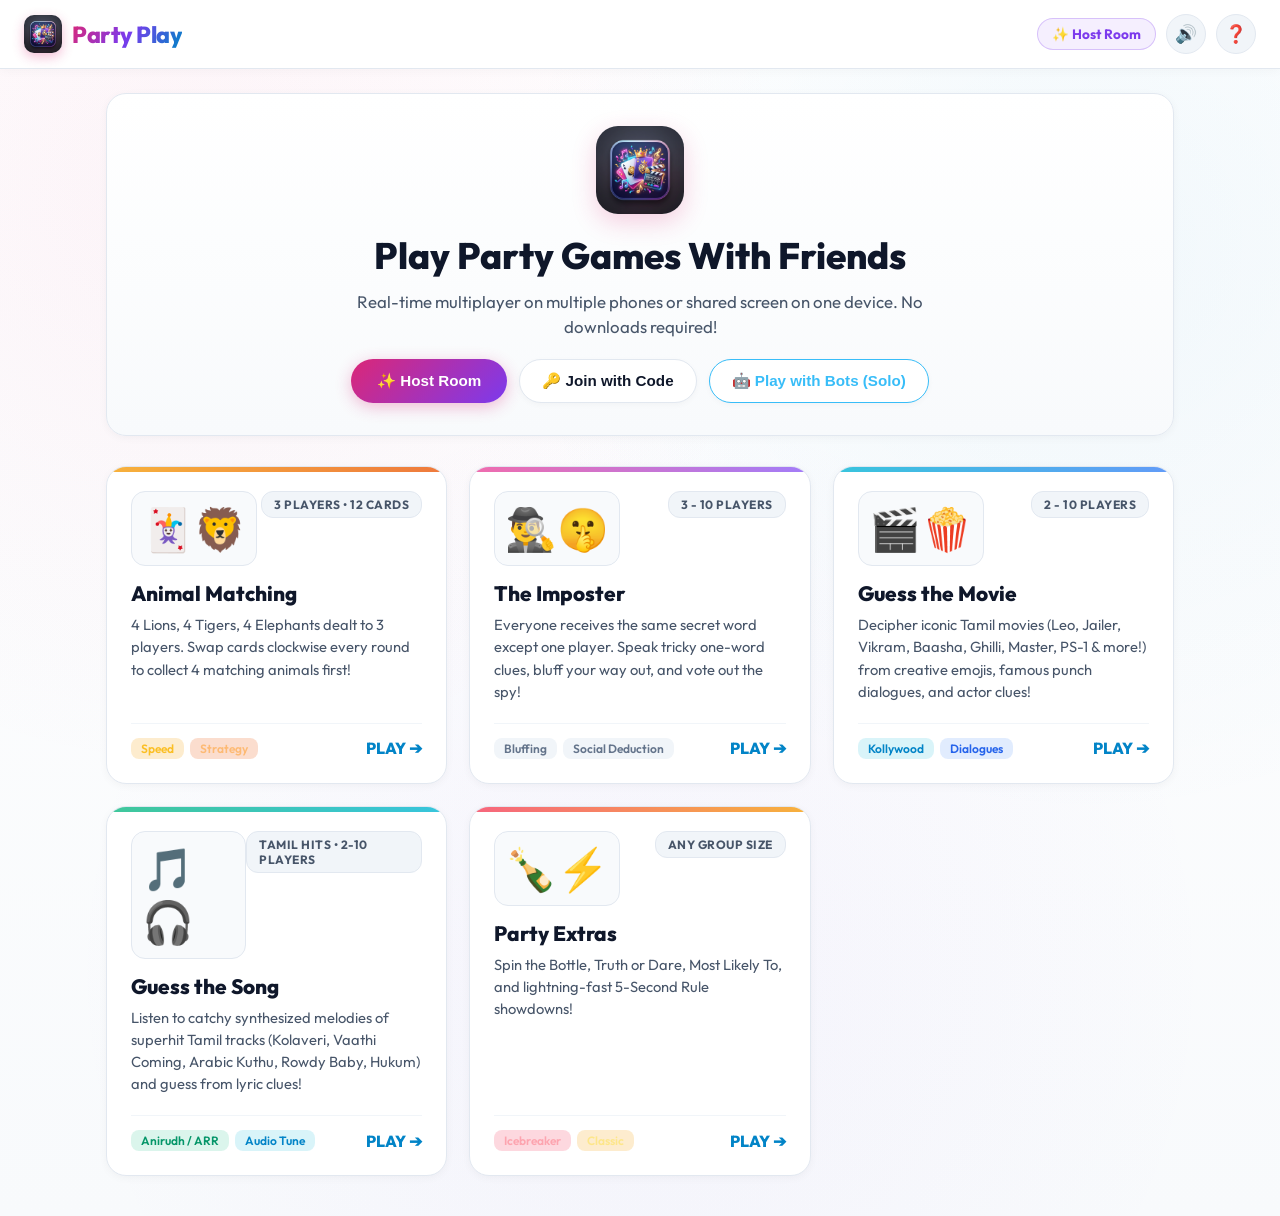
<file: index.html>
<!DOCTYPE html>
<html lang="en">
<head>
  <meta charset="UTF-8">
  <meta name="viewport" content="width=device-width, initial-scale=1.0, maximum-scale=1.0, user-scalable=no">
  <title>Party Play - Multiplayer Party Games</title>
  <link rel="icon" type="image/png" href="/static/img/logo-192.png">
  <link rel="manifest" href="/manifest.json">
  <meta name="theme-color" content="#db2777">
  <meta name="mobile-web-app-capable" content="yes">
  <meta name="apple-mobile-web-app-capable" content="yes">
  <meta name="apple-mobile-web-app-status-bar-style" content="default">
  <meta name="apple-mobile-web-app-title" content="Party Play">
  <link rel="apple-touch-icon" sizes="192x192" href="/static/img/logo-192.png">
  <link rel="icon" type="image/png" sizes="192x192" href="/static/img/logo-192.png">
  <link rel="icon" type="image/png" sizes="512x512" href="/static/img/logo-512.png">
  <link rel="stylesheet" href="/static/css/styles.css">
  <link rel="stylesheet" href="/static/css/style.css">
  <link rel="stylesheet" href="/static/style.css">
  <style>
/* Party Play - Modern Clean White Party Theme */
:root {
  --bg-primary: #ffffff;
  --bg-secondary: #f8fafc;
  --bg-card: #ffffff;
  --bg-glass: rgba(15, 23, 42, 0.04);
  --border-glass: #e2e8f0;
  --border-card: #e2e8f0;
  --text-primary: #0f172a;
  --text-secondary: #475569;
  --text-muted: #64748b;
  
  --color-lion: #d97706;
  --color-lion-bg: linear-gradient(135deg, #f59e0b, #d97706);
  --color-tiger: #ea580c;
  --color-tiger-bg: linear-gradient(135deg, #f97316, #ea580c);
  --color-elephant: #2563eb;
  --color-elephant-bg: linear-gradient(135deg, #3b82f6, #2563eb);
  
  --neon-pink: #db2777;
  --neon-cyan: #0284c7;
  --neon-yellow: #ca8a04;
  --neon-green: #059669;
  --neon-purple: #7c3aed;
  
  --shadow-sm: 0 2px 8px rgba(0, 0, 0, 0.04);
  --shadow-md: 0 6px 20px rgba(0, 0, 0, 0.07);
  --shadow-lg: 0 12px 30px rgba(0, 0, 0, 0.1);
  --radius-lg: 20px;
  --radius-md: 14px;
  --radius-sm: 8px;
}

* {
  box-sizing: border-box;
  margin: 0;
  padding: 0;
  -webkit-tap-highlight-color: transparent;
}

body {
  font-family: 'Outfit', -apple-system, BlinkMacSystemFont, 'Segoe UI', Roboto, Helvetica, Arial, sans-serif;
  background-color: var(--bg-primary);
  background-image: 
    radial-gradient(circle at 15% 15%, rgba(219, 39, 119, 0.05) 0%, transparent 40%),
    radial-gradient(circle at 85% 20%, rgba(2, 132, 199, 0.05) 0%, transparent 40%),
    radial-gradient(circle at 50% 80%, rgba(124, 58, 237, 0.04) 0%, transparent 50%),
    linear-gradient(180deg, #ffffff 0%, #f8fafc 100%);
  color: var(--text-primary);
  min-height: 100vh;
  display: flex;
  flex-direction: column;
  overflow-x: hidden;
}

/* Header */
.app-header {
  display: flex;
  justify-content: space-between;
  align-items: center;
  padding: 14px 24px;
  background: rgba(255, 255, 255, 0.95);
  backdrop-filter: blur(16px);
  border-bottom: 1px solid var(--border-glass);
  box-shadow: 0 2px 10px rgba(0, 0, 0, 0.03);
  position: sticky;
  top: 0;
  z-index: 100;
}

.brand {
  display: flex;
  align-items: center;
  gap: 10px;
  cursor: pointer;
  text-decoration: none;
}

.brand-icon {
  font-size: 1.8rem;
  filter: drop-shadow(0 2px 6px rgba(219, 39, 119, 0.3));
  animation: floatBounce 3s ease-in-out infinite;
}

.brand-title {
  font-size: 1.45rem;
  font-weight: 800;
  letter-spacing: -0.5px;
  background: linear-gradient(120deg, #db2777, #7c3aed, #0284c7);
  -webkit-background-clip: text;
  -webkit-text-fill-color: transparent;
}

.header-controls {
  display: flex;
  align-items: center;
  gap: 10px;
}

.room-badge {
  display: flex;
  align-items: center;
  gap: 6px;
  background: rgba(124, 58, 237, 0.08);
  border: 1px solid rgba(124, 58, 237, 0.25);
  padding: 6px 14px;
  border-radius: 20px;
  font-size: 0.85rem;
  font-weight: 700;
  color: #7c3aed;
  cursor: pointer;
  transition: all 0.2s;
}

.room-badge:hover {
  background: rgba(124, 58, 237, 0.16);
  transform: translateY(-1px);
}

.icon-btn {
  background: #f1f5f9;
  border: 1px solid var(--border-glass);
  color: var(--text-primary);
  width: 40px;
  height: 40px;
  border-radius: 50%;
  display: flex;
  align-items: center;
  justify-content: center;
  font-size: 1.1rem;
  cursor: pointer;
  transition: all 0.2s;
}

.icon-btn:hover {
  background: #e2e8f0;
  transform: translateY(-2px);
}

/* Main Container */
.main-content {
  flex: 1;
  max-width: 1100px;
  width: 100%;
  margin: 0 auto;
  padding: 24px 16px 40px;
}

/* Section Transitions */
.view-section {
  display: none;
  animation: fadeIn 0.35s cubic-bezier(0.16, 1, 0.3, 1) forwards;
}

.view-section.active {
  display: block;
}

@keyframes fadeIn {
  from { opacity: 0; transform: translateY(12px); }
  to { opacity: 1; transform: translateY(0); }
}

@keyframes floatBounce {
  0%, 100% { transform: translateY(0); }
  50% { transform: translateY(-4px); }
}

/* Game Hub / Hero Banner */
.hero-banner {
  text-align: center;
  margin-bottom: 30px;
  padding: 32px 20px;
  background: linear-gradient(180deg, #ffffff 0%, #f8fafc 100%);
  border-radius: var(--radius-lg);
  border: 1px solid var(--border-glass);
  box-shadow: var(--shadow-sm);
}

.hero-banner h1 {
  font-size: 2.3rem;
  font-weight: 800;
  margin-bottom: 10px;
  color: #0f172a;
}

.hero-banner p {
  color: var(--text-secondary);
  font-size: 1.05rem;
  max-width: 620px;
  margin: 0 auto 20px;
  line-height: 1.5;
}

.action-row {
  display: flex;
  justify-content: center;
  gap: 12px;
  flex-wrap: wrap;
}

.btn-primary {
  background: linear-gradient(135deg, #db2777, #7c3aed);
  color: white;
  border: none;
  padding: 12px 26px;
  border-radius: 30px;
  font-weight: 700;
  font-size: 0.95rem;
  cursor: pointer;
  box-shadow: 0 4px 16px rgba(219, 39, 119, 0.3);
  transition: all 0.25s ease;
  display: inline-flex;
  align-items: center;
  gap: 8px;
}

.btn-primary:hover {
  transform: translateY(-2px) scale(1.02);
  box-shadow: 0 6px 20px rgba(219, 39, 119, 0.45);
}

.btn-secondary {
  background: #ffffff;
  color: var(--text-primary);
  border: 1.5px solid var(--border-glass);
  padding: 12px 22px;
  border-radius: 30px;
  font-weight: 600;
  font-size: 0.95rem;
  cursor: pointer;
  box-shadow: 0 2px 6px rgba(0, 0, 0, 0.03);
  transition: all 0.2s;
  display: inline-flex;
  align-items: center;
  gap: 8px;
}

.btn-secondary:hover {
  background: #f8fafc;
  border-color: #cbd5e1;
  transform: translateY(-2px);
  box-shadow: 0 4px 12px rgba(0, 0, 0, 0.06);
}

/* Games Grid */
.games-grid {
  display: grid;
  grid-template-columns: repeat(auto-fill, minmax(280px, 1fr));
  gap: 22px;
  margin-top: 10px;
}

.game-card {
  background: var(--bg-card);
  border: 1px solid var(--border-card);
  border-radius: var(--radius-lg);
  padding: 24px;
  cursor: pointer;
  position: relative;
  overflow: hidden;
  box-shadow: var(--shadow-sm);
  transition: all 0.3s cubic-bezier(0.16, 1, 0.3, 1);
  display: flex;
  flex-direction: column;
}

.game-card::before {
  content: '';
  position: absolute;
  top: 0;
  left: 0;
  right: 0;
  height: 5px;
  background: var(--accent-gradient, linear-gradient(90deg, #db2777, #7c3aed));
  opacity: 0.8;
  transition: opacity 0.3s;
}

.game-card:hover {
  transform: translateY(-6px);
  border-color: #cbd5e1;
  box-shadow: var(--shadow-lg);
}

.card-top {
  display: flex;
  justify-content: space-between;
  align-items: flex-start;
  margin-bottom: 14px;
}

.card-icon {
  font-size: 2.6rem;
  background: #f8fafc;
  padding: 10px;
  border-radius: var(--radius-md);
  border: 1px solid #e2e8f0;
}

.players-pill {
  background: #f1f5f9;
  padding: 5px 12px;
  border-radius: 12px;
  font-size: 0.75rem;
  font-weight: 700;
  color: #475569;
  letter-spacing: 0.5px;
  border: 1px solid #e2e8f0;
}

.game-card h3 {
  font-size: 1.3rem;
  font-weight: 800;
  margin-bottom: 8px;
  color: #0f172a;
}

.game-card p {
  color: var(--text-secondary);
  font-size: 0.92rem;
  line-height: 1.5;
  margin-bottom: 20px;
  flex: 1;
}

.card-footer {
  display: flex;
  justify-content: space-between;
  align-items: center;
  border-top: 1px solid #f1f5f9;
  padding-top: 14px;
}

.tag-list {
  display: flex;
  gap: 6px;
}

.tag {
  background: #f1f5f9;
  color: #64748b;
  font-size: 0.75rem;
  font-weight: 600;
  padding: 3px 10px;
  border-radius: 8px;
}

.play-arrow {
  color: #0284c7;
  font-weight: 800;
  font-size: 1rem;
  transition: transform 0.2s;
}

.game-card:hover .play-arrow {
  transform: translateX(4px);
}

/* ========================================================
   🃏 ANIMAL MATCHING CARD GAME STYLES
   ======================================================== */
.game-arena {
  background: var(--bg-card);
  border: 1px solid var(--border-card);
  border-radius: var(--radius-lg);
  padding: 26px;
  position: relative;
  box-shadow: var(--shadow-sm);
}

.arena-header {
  display: flex;
  justify-content: space-between;
  align-items: center;
  margin-bottom: 22px;
  flex-wrap: wrap;
  gap: 12px;
}

.arena-title {
  display: flex;
  align-items: center;
  gap: 10px;
}

.arena-title h2 {
  font-size: 1.55rem;
  font-weight: 800;
  color: #0f172a;
}

.rules-hint-btn {
  font-size: 0.85rem;
  background: #f8fafc;
  border: 1.5px solid var(--border-glass);
  padding: 6px 14px;
  border-radius: 20px;
  color: #475569;
  font-weight: 600;
  cursor: pointer;
  transition: all 0.2s;
}

.rules-hint-btn:hover {
  background: #f1f5f9;
  color: #0f172a;
  border-color: #cbd5e1;
}

/* 3-Player Table Layout */
.table-stage {
  min-height: 500px;
  display: flex;
  flex-direction: column;
  justify-content: space-between;
  align-items: center;
  position: relative;
  padding: 24px 12px;
  background: radial-gradient(circle at center, #ffffff 0%, #f8fafc 100%);
  border-radius: var(--radius-lg);
  border: 2px dashed #cbd5e1;
  overflow: hidden;
}

.opponents-row {
  display: flex;
  justify-content: space-around;
  width: 100%;
  max-width: 750px;
  gap: 20px;
}

.player-pod {
  background: #ffffff;
  border: 1.5px solid #e2e8f0;
  border-radius: var(--radius-md);
  padding: 12px 20px;
  display: flex;
  flex-direction: column;
  align-items: center;
  min-width: 170px;
  position: relative;
  box-shadow: var(--shadow-sm);
  transition: all 0.3s;
}

.player-pod.active-turn {
  border-color: #0284c7;
  box-shadow: 0 0 16px rgba(2, 132, 199, 0.2);
}

.player-pod .avatar {
  font-size: 2.2rem;
  margin-bottom: 4px;
}

.player-pod .name {
  font-weight: 700;
  font-size: 0.95rem;
  color: #0f172a;
}

.player-pod .status-tag {
  font-size: 0.78rem;
  color: var(--text-muted);
  margin-top: 4px;
}

.mini-cards-stack {
  display: flex;
  gap: 4px;
  margin-top: 8px;
}

.mini-card-back {
  width: 22px;
  height: 32px;
  background: linear-gradient(135deg, #e2e8f0, #cbd5e1);
  border: 1px solid #94a3b8;
  border-radius: 4px;
}

/* Center Exchange Ring */
.center-circle {
  width: 150px;
  height: 150px;
  border-radius: 50%;
  border: 2px dashed #94a3b8;
  display: flex;
  flex-direction: column;
  align-items: center;
  justify-content: center;
  position: relative;
  margin: 20px 0;
  background: #ffffff;
  box-shadow: var(--shadow-sm);
  animation: rotateClockwise 25s linear infinite;
}

.center-circle-inner {
  animation: counterRotate 25s linear infinite;
  text-align: center;
}

@keyframes rotateClockwise {
  from { transform: rotate(0deg); }
  to { transform: rotate(360deg); }
}

@keyframes counterRotate {
  from { transform: rotate(360deg); }
  to { transform: rotate(0deg); }
}

.rotation-arrows {
  font-size: 2.2rem;
  color: #0284c7;
  filter: drop-shadow(0 2px 4px rgba(2, 132, 199, 0.3));
}

.exchange-instruction {
  font-size: 0.8rem;
  font-weight: 800;
  text-transform: uppercase;
  letter-spacing: 1px;
  color: #475569;
}

/* Active Player Hand */
.active-player-zone {
  display: flex;
  flex-direction: column;
  align-items: center;
  width: 100%;
}

.hand-label {
  font-size: 0.9rem;
  font-weight: 800;
  color: #64748b;
  margin-bottom: 14px;
  letter-spacing: 0.5px;
}

.cards-container {
  display: flex;
  justify-content: center;
  gap: 16px;
  flex-wrap: wrap;
  perspective: 1000px;
}

/* The Animal Playing Card */
.animal-card {
  width: 130px;
  height: 190px;
  border-radius: 14px;
  position: relative;
  cursor: pointer;
  user-select: none;
  transition: all 0.25s cubic-bezier(0.175, 0.885, 0.32, 1.275);
  display: flex;
  flex-direction: column;
  justify-content: space-between;
  padding: 12px;
  color: #ffffff;
  box-shadow: 0 8px 18px rgba(0, 0, 0, 0.15);
}

.animal-card:hover {
  transform: translateY(-12px) scale(1.04);
  box-shadow: 0 16px 28px rgba(0, 0, 0, 0.2);
}

.animal-card.selected {
  transform: translateY(-20px) scale(1.08);
  box-shadow: 0 0 0 4px #db2777, 0 16px 32px rgba(219, 39, 119, 0.35);
}

.animal-card.selected::after {
  content: 'PASS ➔';
  position: absolute;
  top: -14px;
  left: 50%;
  transform: translateX(-50%);
  background: #db2777;
  color: white;
  font-size: 0.72rem;
  font-weight: 800;
  padding: 3px 9px;
  border-radius: 10px;
  letter-spacing: 0.5px;
}

/* Animal Themes */
.animal-card.lion {
  background: linear-gradient(145deg, #d97706, #b45309);
  border: 2px solid #fbbf24;
}

.animal-card.tiger {
  background: linear-gradient(145deg, #ea580c, #c2410c);
  border: 2px solid #fdba74;
}

.animal-card.elephant {
  background: linear-gradient(145deg, #2563eb, #1d4ed8);
  border: 2px solid #93c5fd;
}

.card-corner {
  font-size: 1.1rem;
  font-weight: 800;
  display: flex;
  flex-direction: column;
  line-height: 1;
}

.card-center {
  display: flex;
  flex-direction: column;
  align-items: center;
  justify-content: center;
}

.card-emoji {
  font-size: 3.5rem;
  filter: drop-shadow(0 4px 6px rgba(0, 0, 0, 0.2));
}

.card-name {
  font-weight: 800;
  font-size: 1.05rem;
  text-transform: uppercase;
  letter-spacing: 1px;
  margin-top: 4px;
  text-shadow: 0 2px 4px rgba(0, 0, 0, 0.4);
}

.hand-actions {
  margin-top: 20px;
  display: flex;
  gap: 12px;
  align-items: center;
}

/* ========================================================
   🕵️ IMPOSTER GAME STYLES
   ======================================================== */
.imposter-card-reveal {
  max-width: 440px;
  margin: 30px auto;
  background: #ffffff;
  border: 2px dashed #db2777;
  border-radius: var(--radius-lg);
  padding: 32px 24px;
  text-align: center;
  box-shadow: var(--shadow-md);
}

.peek-card {
  height: 180px;
  display: flex;
  flex-direction: column;
  justify-content: center;
  align-items: center;
  border-radius: var(--radius-md);
  background: #f8fafc;
  border: 1.5px solid var(--border-glass);
  cursor: pointer;
  transition: all 0.2s;
  user-select: none;
}

.peek-card:active, .peek-card.revealed {
  background: rgba(219, 39, 119, 0.08);
  border-color: #db2777;
}

.secret-word-display {
  font-size: 2.2rem;
  font-weight: 900;
  color: #0284c7;
  letter-spacing: 1px;
}

.role-badge {
  display: inline-block;
  padding: 6px 14px;
  border-radius: 20px;
  font-weight: 800;
  font-size: 0.85rem;
  margin-top: 10px;
  text-transform: uppercase;
}

.role-badge.citizen {
  background: rgba(16, 185, 129, 0.15);
  color: #059669;
  border: 1px solid rgba(16, 185, 129, 0.3);
}

.role-badge.imposter {
  background: rgba(239, 68, 68, 0.15);
  color: #dc2626;
  border: 1px solid rgba(239, 68, 68, 0.3);
}

/* Discussion and Clue Feed */
.clue-feed {
  background: #f8fafc;
  border-radius: var(--radius-md);
  border: 1px solid var(--border-glass);
  padding: 16px;
  max-height: 250px;
  overflow-y: auto;
  margin-bottom: 18px;
  display: flex;
  flex-direction: column;
  gap: 8px;
}

.clue-item {
  display: flex;
  align-items: center;
  gap: 10px;
  background: #ffffff;
  padding: 10px 14px;
  border-radius: 10px;
  border: 1px solid #e2e8f0;
  box-shadow: 0 1px 3px rgba(0,0,0,0.02);
}

.clue-item .clue-player {
  font-weight: 700;
  font-size: 0.9rem;
  color: #0284c7;
}

.clue-item .clue-text {
  font-size: 0.95rem;
  color: #0f172a;
}

/* Voting Grid */
.voting-grid {
  display: grid;
  grid-template-columns: repeat(auto-fill, minmax(180px, 1fr));
  gap: 14px;
  margin: 20px 0;
}

.vote-target-btn {
  background: #ffffff;
  border: 1.5px solid var(--border-glass);
  border-radius: var(--radius-md);
  padding: 16px 12px;
  cursor: pointer;
  display: flex;
  flex-direction: column;
  align-items: center;
  gap: 8px;
  color: #0f172a;
  box-shadow: var(--shadow-sm);
  transition: all 0.2s;
}

.vote-target-btn:hover {
  background: rgba(239, 68, 68, 0.08);
  border-color: #ef4444;
  transform: translateY(-2px);
}

.vote-target-btn.voted {
  background: rgba(239, 68, 68, 0.15);
  border-color: #ef4444;
  box-shadow: 0 0 15px rgba(239, 68, 68, 0.25);
}

/* ========================================================
   🎬 GUESS THE MOVIE & 🎵 GUESS THE SONG
   ======================================================== */
.riddle-display-card {
  text-align: center;
  background: #ffffff;
  border: 1px solid var(--border-card);
  border-radius: var(--radius-lg);
  padding: 36px 20px;
  margin-bottom: 24px;
  box-shadow: var(--shadow-sm);
}

.emojis-banner {
  font-size: 4rem;
  letter-spacing: 12px;
  margin-bottom: 16px;
  filter: drop-shadow(0 2px 8px rgba(0, 0, 0, 0.15));
  animation: pulseEmoji 2.5s ease-in-out infinite;
}

@keyframes pulseEmoji {
  0%, 100% { transform: scale(1); }
  50% { transform: scale(1.05); }
}

.hints-box {
  background: #f8fafc;
  border-radius: var(--radius-md);
  border: 1px solid var(--border-glass);
  padding: 18px;
  max-width: 580px;
  margin: 0 auto 20px;
  text-align: left;
}

.hint-item {
  display: flex;
  align-items: flex-start;
  gap: 10px;
  margin-bottom: 8px;
  font-size: 0.95rem;
  color: #334155;
  line-height: 1.45;
}

.melody-player-box {
  display: flex;
  flex-direction: column;
  align-items: center;
  gap: 14px;
  margin: 20px 0;
}

.play-melody-btn {
  background: linear-gradient(135deg, #059669, #047857);
  color: white;
  border: none;
  font-size: 1.15rem;
  font-weight: 700;
  padding: 14px 28px;
  border-radius: 40px;
  cursor: pointer;
  display: flex;
  align-items: center;
  gap: 10px;
  box-shadow: 0 4px 18px rgba(5, 150, 105, 0.3);
  transition: all 0.2s;
}

.play-melody-btn:hover {
  transform: scale(1.05);
  box-shadow: 0 6px 24px rgba(5, 150, 105, 0.45);
}

.audio-waves {
  display: flex;
  gap: 4px;
  height: 24px;
  align-items: flex-end;
}

.audio-bar {
  width: 4px;
  background: #059669;
  border-radius: 2px;
  height: 6px;
}

.playing .audio-bar:nth-child(1) { animation: wave 0.8s infinite ease-in-out; }
.playing .audio-bar:nth-child(2) { animation: wave 0.6s 0.2s infinite ease-in-out; }
.playing .audio-bar:nth-child(3) { animation: wave 0.9s 0.4s infinite ease-in-out; }
.playing .audio-bar:nth-child(4) { animation: wave 0.7s 0.1s infinite ease-in-out; }

@keyframes wave {
  0%, 100% { height: 4px; }
  50% { height: 24px; }
}

.answer-reveal-zone {
  margin-top: 20px;
  padding: 20px;
  background: #f0fdf4;
  border: 1.5px solid #86efac;
  border-radius: var(--radius-md);
  text-align: center;
}

.answer-text {
  font-size: 1.8rem;
  font-weight: 800;
  color: #15803d;
}

/* ========================================================
   🔥 PARTY EXTRAS
   ======================================================== */
.sub-tabs {
  display: flex;
  gap: 8px;
  background: #f1f5f9;
  padding: 6px;
  border-radius: 30px;
  max-width: 450px;
  margin: 0 auto 24px;
  border: 1px solid var(--border-glass);
}

.sub-tab-btn {
  flex: 1;
  background: transparent;
  border: none;
  color: var(--text-secondary);
  font-weight: 700;
  font-size: 0.85rem;
  padding: 8px 12px;
  border-radius: 20px;
  cursor: pointer;
  transition: all 0.2s;
}

.sub-tab-btn.active {
  background: #ffffff;
  color: #0f172a;
  box-shadow: var(--shadow-sm);
}

.bottle-spin-area {
  display: flex;
  flex-direction: column;
  align-items: center;
  margin: 20px 0;
}

.bottle-img {
  width: 70px;
  height: 180px;
  transition: transform 3.5s cubic-bezier(0.1, 0.9, 0.2, 1);
  filter: drop-shadow(0 6px 16px rgba(0, 0, 0, 0.15));
  cursor: pointer;
}

.five-second-timer {
  font-size: 4rem;
  font-weight: 900;
  color: #e11d48;
  margin: 10px 0;
}

/* Modals */
.modal-overlay {
  display: none;
  position: fixed;
  inset: 0;
  background: rgba(15, 23, 42, 0.5);
  backdrop-filter: blur(8px);
  z-index: 200;
  align-items: center;
  justify-content: center;
  padding: 16px;
}

.modal-overlay.open {
  display: flex;
}

.modal-box {
  background: #ffffff;
  border: 1px solid var(--border-glass);
  border-radius: var(--radius-lg);
  padding: 28px;
  max-width: 520px;
  width: 100%;
  position: relative;
  box-shadow: 0 20px 50px rgba(0, 0, 0, 0.15);
  animation: modalPop 0.25s cubic-bezier(0.175, 0.885, 0.32, 1.275);
}

@keyframes modalPop {
  from { opacity: 0; transform: scale(0.92); }
  to { opacity: 1; transform: scale(1); }
}

.modal-close {
  position: absolute;
  top: 16px;
  right: 16px;
  background: transparent;
  border: none;
  color: #64748b;
  font-size: 1.5rem;
  cursor: pointer;
}

.modal-close:hover {
  color: #0f172a;
}

/* Confetti Canvas */
#confetti-canvas {
  position: fixed;
  top: 0;
  left: 0;
  width: 100vw;
  height: 100vh;
  pointer-events: none;
  z-index: 999;
}

/* Responsive adjustments */
@media (max-width: 640px) {
  .hero-banner h1 {
    font-size: 1.8rem;
  }
  .animal-card {
    width: 95px;
    height: 145px;
    padding: 8px;
  }
  .card-emoji {
    font-size: 2.2rem;
  }
  .card-name {
    font-size: 0.8rem;
  }
  .emojis-banner {
    font-size: 2.8rem;
    letter-spacing: 6px;
  }
  .table-stage {
    min-height: 420px;
  }
}

  </style>
  <link rel="preconnect" href="https://fonts.googleapis.com">
  <link rel="preconnect" href="https://fonts.gstatic.com" crossorigin>
  <link href="https://fonts.googleapis.com/css2?family=Outfit:wght@400;600;700;800;900&display=swap" rel="stylesheet">
</head>
<body>

  <!-- App Header -->
  <header class="app-header">
    <div style="display: flex; align-items: center; gap: 12px;">
      <button class="icon-btn" id="header-back-btn" style="display: none;" onclick="window.partyApp.goBackToHub()" title="Back to Games Hub">
        ←
      </button>
      <div class="brand" onclick="window.partyApp.goBackToHub()">
        <img src="/static/img/logo.png" alt="Party Play Logo" style="width: 38px; height: 38px; border-radius: 10px; object-fit: cover; box-shadow: 0 4px 12px rgba(219,39,119,0.3);">
        <span class="brand-title">Party Play</span>
      </div>
    </div>

    <div class="header-controls">
      <div id="room-badge-container">
        <!-- Room badge populated by JS -->
      </div>
      <button class="icon-btn" id="install-pwa-btn" style="display: none; border-color: #db2777; color: #db2777;" onclick="window.partyApp.installPwa()" title="Install Party Play App">📲</button>
      <button class="icon-btn" id="mute-btn" onclick="const m = window.soundEngine.toggleMute(); this.textContent = m ? '🔇' : '🔊';" title="Toggle Sound">
        🔊
      </button>
      <button class="icon-btn" onclick="window.partyApp.openModal('rules-modal')" title="Game Rules & How to Play">
        ❓
      </button>
    </div>
  </header>

  <!-- Main Content Container -->
  <main class="main-content">

    <!-- ==================== VIEW 1: HUB / GAME SELECTION ==================== -->
    <section id="view-hub" class="view-section active">
      <div class="hero-banner">
        <img src="/static/img/logo.png" alt="Party Play Logo" style="width: 88px; height: 88px; border-radius: 22px; box-shadow: 0 8px 24px rgba(219,39,119,0.22); margin-bottom: 14px; object-fit: cover;">
        <h1>Play Party Games With Friends</h1>
        <p>Real-time multiplayer on multiple phones or shared screen on one device. No downloads required!</p>
        <div class="action-row">
          <button class="btn-primary" onclick="window.partyApp.openModal('create-room-modal')">
            ✨ Host Room
          </button>
          <button class="btn-secondary" onclick="window.partyApp.openModal('join-room-modal')">
            🔑 Join with Code
          </button>
          <button class="btn-secondary" onclick="window.partyApp.startPassAndPlay('animal_matching')" style="border-color: #38bdf8; color: #38bdf8;">
            🤖 Play with Bots (Solo)
          </button>
          <button class="btn-secondary" id="hero-install-btn" style="display: none; border-color: #db2777; color: #db2777; font-weight: 700;" onclick="window.partyApp.installPwa()">
            📲 Install App
          </button>
        </div>
      </div>

      <div class="games-grid">
        <!-- Game 1: Animal Matching Card Game -->
        <div class="game-card" style="--accent-gradient: linear-gradient(90deg, #f59e0b, #ea580c); --card-glow: 0 0 25px rgba(245, 158, 11, 0.3);"
             onclick="window.partyApp.selectGame('animal_matching')">
          <div class="card-top">
            <div class="card-icon">🃏🦁</div>
            <div class="players-pill">3 PLAYERS • 12 CARDS</div>
          </div>
          <h3>Animal Matching</h3>
          <p>4 Lions, 4 Tigers, 4 Elephants dealt to 3 players. Swap cards clockwise every round to collect 4 matching animals first!</p>
          <div class="card-footer">
            <div class="tag-list">
              <span class="tag" style="background: rgba(245, 158, 11, 0.2); color: #fbbf24;">Speed</span>
              <span class="tag" style="background: rgba(234, 88, 12, 0.2); color: #fdba74;">Strategy</span>
            </div>
            <span class="play-arrow">PLAY ➔</span>
          </div>
        </div>

        <!-- Game 2: The Imposter -->
        <div class="game-card" style="--accent-gradient: linear-gradient(90deg, #ec4899, #8b5cf6); --card-glow: 0 0 25px rgba(236, 72, 153, 0.3);"
             onclick="window.partyApp.selectGame('imposter')">
          <div class="card-top">
            <div class="card-icon">🕵️‍♂️🤫</div>
            <div class="players-pill">3 - 10 PLAYERS</div>
          </div>
          <h3>The Imposter</h3>
          <p>Everyone receives the same secret word except one player. Speak tricky one-word clues, bluff your way out, and vote out the spy!</p>
          <div class="card-footer">
            <div class="tag-list">
              <span class="tag">Bluffing</span>
              <span class="tag">Social Deduction</span>
            </div>
            <span class="play-arrow">PLAY ➔</span>
          </div>
        </div>

        <!-- Game 3: Guess the Movie Name -->
        <div class="game-card" style="--accent-gradient: linear-gradient(90deg, #06b6d4, #3b82f6); --card-glow: 0 0 25px rgba(6, 182, 212, 0.3);"
             onclick="window.partyApp.selectGame('guess_movie')">
          <div class="card-top">
            <div class="card-icon">🎬🍿</div>
            <div class="players-pill">2 - 10 PLAYERS</div>
          </div>
          <h3>Guess the Movie</h3>
          <p>Decipher iconic Tamil movies (Leo, Jailer, Vikram, Baasha, Ghilli, Master, PS-1 & more!) from creative emojis, famous punch dialogues, and actor clues!</p>
          <div class="card-footer">
            <div class="tag-list">
              <span class="tag" style="background: rgba(6, 182, 212, 0.15); color: #0284c7;">Kollywood</span>
              <span class="tag" style="background: rgba(59, 130, 246, 0.15); color: #2563eb;">Dialogues</span>
            </div>
            <span class="play-arrow">PLAY ➔</span>
          </div>
        </div>

        <!-- Game 4: Guess the Song Name -->
        <div class="game-card" style="--accent-gradient: linear-gradient(90deg, #10b981, #06b6d4); --card-glow: 0 0 25px rgba(16, 185, 129, 0.3);"
             onclick="window.partyApp.selectGame('guess_song')">
          <div class="card-top">
            <div class="card-icon">🎵🎧</div>
            <div class="players-pill">TAMIL HITS • 2-10 PLAYERS</div>
          </div>
          <h3>Guess the Song</h3>
          <p>Listen to catchy synthesized melodies of superhit Tamil tracks (Kolaveri, Vaathi Coming, Arabic Kuthu, Rowdy Baby, Hukum) and guess from lyric clues!</p>
          <div class="card-footer">
            <div class="tag-list">
              <span class="tag" style="background: rgba(16, 185, 129, 0.15); color: #059669;">Anirudh / ARR</span>
              <span class="tag" style="background: rgba(6, 182, 212, 0.15); color: #0284c7;">Audio Tune</span>
            </div>
            <span class="play-arrow">PLAY ➔</span>
          </div>
        </div>

        <!-- Game 5: Party Extras -->
        <div class="game-card" style="--accent-gradient: linear-gradient(90deg, #f43f5e, #f59e0b); --card-glow: 0 0 25px rgba(244, 63, 94, 0.3);"
             onclick="window.partyApp.selectGame('party_extras')">
          <div class="card-top">
            <div class="card-icon">🍾⚡</div>
            <div class="players-pill">ANY GROUP SIZE</div>
          </div>
          <h3>Party Extras</h3>
          <p>Spin the Bottle, Truth or Dare, Most Likely To, and lightning-fast 5-Second Rule showdowns!</p>
          <div class="card-footer">
            <div class="tag-list">
              <span class="tag" style="background: rgba(244, 63, 94, 0.2); color: #fda4af;">Icebreaker</span>
              <span class="tag" style="background: rgba(245, 158, 11, 0.2); color: #fde68a;">Classic</span>
            </div>
            <span class="play-arrow">PLAY ➔</span>
          </div>
        </div>
      </div>
    </section>

    <!-- ==================== VIEW 2: ANIMAL MATCHING ARENA ==================== -->
    <section id="view-animal" class="view-section">
      <div class="game-arena">
        <div class="arena-header">
          <div class="arena-title">
            <span style="font-size: 1.8rem;">🃏</span>
            <div>
              <h2>Animal Matching Card Game</h2>
              <p style="font-size: 0.8rem; color: #94a3b8;">12 Cards • 3 Players • Collect 4 of the same animal!</p>
            </div>
          </div>
          <div style="display: flex; gap: 8px;">
            <button class="rules-hint-btn" onclick="window.partyApp.openModal('rules-modal')">
              📖 How to Play
            </button>
            <button class="btn-primary" id="animal-start-btn" onclick="window.animalGame.startOrRestart()" style="padding: 6px 16px; font-size: 0.85rem;">
              Deal 12 Cards
            </button>
          </div>
        </div>

        <!-- 3-Player Circular Table Stage -->
        <div class="table-stage">
          <!-- Opponents Row (Players 2 & 3) -->
          <div class="opponents-row" id="animal-opponents-row">
            <!-- Opponent cards rendered dynamically -->
          </div>

          <!-- Center Circular Exchange Visualizer -->
          <div class="center-circle">
            <div class="center-circle-inner">
              <div class="rotation-arrows">↻</div>
              <div class="exchange-instruction">SWAP CLOCKWISE</div>
            </div>
          </div>

          <div style="text-align: center; margin: 8px 0; font-size: 0.95rem; color: #cbd5e1;" id="animal-status-text">
            Pick 1 card from your hand below and tap Pass!
          </div>

          <!-- Active Player Zone (Your Hand of 4 Cards) -->
          <div class="active-player-zone">
            <div class="hand-label">
              <span>YOUR HAND (4 CARDS)</span>
            </div>
            <div class="cards-container" id="animal-my-hand">
              <!-- 4 Animal Playing Cards rendered here -->
            </div>

            <div class="hand-actions">
              <button class="btn-primary" id="animal-pass-btn" disabled onclick="window.animalGame.sendPassSelection()">
                Select a Card to Pass
              </button>
            </div>
          </div>
        </div>
      </div>
    </section>

    <!-- ==================== VIEW 3: IMPOSTER ARENA ==================== -->
    <section id="view-imposter" class="view-section">
      <div class="game-arena">
        <div class="arena-header">
          <div class="arena-title">
            <span style="font-size: 1.8rem;">🕵️</span>
            <div>
              <h2>The Imposter</h2>
              <p style="font-size: 0.8rem; color: #94a3b8;">Find the player who doesn't belong!</p>
            </div>
          </div>
          <button class="rules-hint-btn" onclick="window.partyApp.openModal('rules-modal')">
            📖 Rules
          </button>
        </div>

        <div id="imposter-container">
          <!-- Dynamic Imposter phases (Lobby, Reveal, Clue, Vote, Reveal) -->
        </div>
      </div>
    </section>

    <!-- ==================== VIEW 4: GUESS THE MOVIE ==================== -->
    <section id="view-movie" class="view-section">
      <div class="game-arena">
        <div class="arena-header">
          <div class="arena-title">
            <span style="font-size: 1.8rem;">🎬</span>
            <div>
              <h2>Guess the Movie Name</h2>
              <p style="font-size: 0.8rem; color: #94a3b8;">Emoji puzzles, clues, and blockbuster titles</p>
            </div>
          </div>
          <button class="rules-hint-btn" onclick="window.partyApp.openModal('rules-modal')">
            📖 How to Play
          </button>
        </div>

        <div id="movie-container">
          <!-- Dynamic Movie game state -->
        </div>
      </div>
    </section>

    <!-- ==================== VIEW 5: GUESS THE SONG ==================== -->
    <section id="view-song" class="view-section">
      <div class="game-arena">
        <div class="arena-header">
          <div class="arena-title">
            <span style="font-size: 1.8rem;">🎵</span>
            <div>
              <h2>Guess the Song Name</h2>
              <p style="font-size: 0.8rem; color: #94a3b8;">Synthesized 8-bit melodies & lyric riddles</p>
            </div>
          </div>
          <button class="rules-hint-btn" onclick="window.partyApp.openModal('rules-modal')">
            📖 How to Play
          </button>
        </div>

        <div id="song-container">
          <!-- Dynamic Song game state -->
        </div>
      </div>
    </section>

    <!-- ==================== VIEW 6: PARTY EXTRAS ==================== -->
    <section id="view-party" class="view-section">
      <div class="game-arena">
        <div class="arena-header">
          <div class="arena-title">
            <span style="font-size: 1.8rem;">🍾</span>
            <div>
              <h2>Party Extras & Icebreakers</h2>
              <p style="font-size: 0.8rem; color: #94a3b8;">Truth or Dare, Most Likely To, 5-Second Rule</p>
            </div>
          </div>
        </div>

        <div id="party-extras-container">
          <!-- Dynamic Party Extras state -->
        </div>
      </div>
    </section>

  </main>

  <!-- ==================== MODALS ==================== -->

  <!-- Modal: Create Room -->
  <div class="modal-overlay" id="create-room-modal">
    <div class="modal-box">
      <button class="modal-close" onclick="window.partyApp.closeModal('create-room-modal')">&times;</button>
      <h2 style="margin-bottom: 8px;">Host a Game Room</h2>
      <p style="color: #94a3b8; font-size: 0.9rem; margin-bottom: 20px;">
        Friends can join from their phones using your 4-letter room code!
      </p>

      <div style="margin-bottom: 18px;">
        <label style="display: block; font-size: 0.85rem; color: #cbd5e1; margin-bottom: 6px;">Your Name / Nickname:</label>
        <input type="text" id="host-name-input" value="Player 1" 
               style="width: 100%; padding: 12px 14px; border-radius: 10px; background: rgba(255,255,255,0.06); border: 1px solid var(--border-glass); color: white; font-size: 1rem; outline: none;">
      </div>

      <button class="btn-primary" style="width: 100%; justify-content: center;" onclick="window.partyApp.createRoom('hub')">
        🚀 Create Room & Get Code
      </button>
    </div>
  </div>

  <!-- Modal: Join Room -->
  <div class="modal-overlay" id="join-room-modal">
    <div class="modal-box">
      <button class="modal-close" onclick="window.partyApp.closeModal('join-room-modal')">&times;</button>
      <h2 style="margin-bottom: 8px;">Join Friend's Room</h2>
      <p style="color: #94a3b8; font-size: 0.9rem; margin-bottom: 20px;">
        Enter the 4-character room code from the host's screen.
      </p>

      <div style="margin-bottom: 16px;">
        <label style="display: block; font-size: 0.85rem; color: #cbd5e1; margin-bottom: 6px;">Room Code:</label>
        <input type="text" id="join-code-input" placeholder="e.g. LION" maxlength="5"
               style="width: 100%; padding: 12px 14px; border-radius: 10px; background: rgba(255,255,255,0.06); border: 1px solid var(--border-glass); color: #38bdf8; font-size: 1.5rem; font-weight: 800; text-transform: uppercase; letter-spacing: 2px; text-align: center; outline: none;">
      </div>

      <div style="margin-bottom: 20px;">
        <label style="display: block; font-size: 0.85rem; color: #cbd5e1; margin-bottom: 6px;">Your Name:</label>
        <input type="text" id="join-name-input" value="Friend" 
               style="width: 100%; padding: 12px 14px; border-radius: 10px; background: rgba(255,255,255,0.06); border: 1px solid var(--border-glass); color: white; font-size: 1rem; outline: none;">
      </div>

      <button class="btn-primary" style="width: 100%; justify-content: center;" onclick="window.partyApp.joinRoom()">
        🔑 Connect to Game
      </button>
    </div>
  </div>

  <!-- Modal: Share Room / Wi-Fi info -->
  <div class="modal-overlay" id="share-room-modal">
    <div class="modal-box" style="text-align: center;">
      <button class="modal-close" onclick="window.partyApp.closeModal('share-room-modal')">&times;</button>
      <h2>Invite Friends</h2>
      <p style="color: #94a3b8; font-size: 0.9rem; margin: 8px 0 16px;">
        Friends on the same Wi-Fi can open the URL and type your room code:
      </p>

      <div style="background: rgba(139, 92, 246, 0.15); border: 2px dashed #8b5cf6; border-radius: 14px; padding: 16px; margin-bottom: 16px;">
        <div style="font-size: 0.85rem; color: #c4b5fd; text-transform: uppercase; letter-spacing: 1px;">ROOM CODE</div>
        <div style="font-size: 3rem; font-weight: 900; letter-spacing: 4px; color: #fff;" id="share-modal-code">----</div>
      </div>

      <div style="background: rgba(255,255,255,0.04); border-radius: 10px; padding: 12px; margin-bottom: 18px; font-size: 0.85rem; color: #94a3b8;">
        <span>Wi-Fi Address: </span>
        <strong style="color: #38bdf8;" id="share-wifi-ip">http://192.168.0.199:5000</strong>
      </div>

      <div style="display: flex; gap: 10px;">
        <button class="btn-primary" style="flex: 1; justify-content: center;" onclick="window.partyApp.copyRoomCode()">
          📋 Copy Code
        </button>
        <button class="btn-secondary" style="flex: 1; justify-content: center;" onclick="window.partyApp.copyRoomLink()">
          🔗 Copy Link
        </button>
      </div>
    </div>
  </div>

  <!-- Modal: Rules & How to Play -->
  <div class="modal-overlay" id="rules-modal">
    <div class="modal-box" style="max-height: 80vh; overflow-y: auto;">
      <button class="modal-close" onclick="window.partyApp.closeModal('rules-modal')">&times;</button>
      <h2 style="margin-bottom: 14px;">📖 Game Rules & Instructions</h2>

      <div style="margin-bottom: 20px;">
        <h3 style="color: #fbbf24; display: flex; align-items: center; gap: 6px;">
          <span>🃏</span> Animal Matching Card Game
        </h3>
        <ul style="color: #cbd5e1; font-size: 0.9rem; line-height: 1.6; padding-left: 20px; margin-top: 8px;">
          <li>Designed for <strong>3 players</strong> with <strong>12 shuffled cards</strong>.</li>
          <li>The cards contain 3 animals: <strong>Lion 🦁 (4 cards)</strong>, <strong>Tiger 🐯 (4 cards)</strong>, and <strong>Elephant 🐘 (4 cards)</strong>.</li>
          <li>At the start, cards are shuffled and <strong>each player receives 4 cards</strong>.</li>
          <li><strong>Exchange Rule:</strong> Each round, every player selects 1 unwanted card from their hand to pass clockwise to the next player.</li>
          <li><strong>Objective:</strong> Be the <em>first player</em> to collect all <strong>4 cards of the same animal</strong> (e.g. 4 Lions, 4 Tigers, or 4 Elephants) to win!</li>
          <li>If playing solo or with 2 players, smart AI bots fill the empty seat(s) automatically.</li>
        </ul>
      </div>

      <div style="margin-bottom: 20px;">
        <h3 style="color: #ec4899; display: flex; align-items: center; gap: 6px;">
          <span>🕵️</span> The Imposter
        </h3>
        <p style="color: #cbd5e1; font-size: 0.9rem; line-height: 1.5; margin-top: 6px;">
          Citizens get the true secret word (e.g. "Coffee"). The Imposter receives a slightly different word (e.g. "Tea"). Players give one-word clues, discuss who gave a weird clue, and vote out the suspect!
        </p>
      </div>

      <div style="margin-bottom: 20px;">
        <h3 style="color: #38bdf8; display: flex; align-items: center; gap: 6px;">
          <span>🎬</span> Guess the Movie Name
        </h3>
        <p style="color: #cbd5e1; font-size: 0.9rem; line-height: 1.5; margin-top: 6px;">
          Look at the emoji combination (e.g. 🦁👑 for The Lion King or 🚢❄️💔 for Titanic). Reveal hints for director, actors, or release year if stuck!
        </p>
      </div>

      <div>
        <h3 style="color: #34d399; display: flex; align-items: center; gap: 6px;">
          <span>🎵</span> Guess the Song Name
        </h3>
        <p style="color: #cbd5e1; font-size: 0.9rem; line-height: 1.5; margin-top: 6px;">
          Hit the Play button to listen to synthesized melody notes generated directly through Web Audio. Look at the emoji hints and lyrics to name the song!
        </p>
      </div>
    </div>
  </div>

  <!-- Confetti Canvas -->
  <canvas id="confetti-canvas"></canvas>

  <!-- Scripts -->
  <script src="/static/js/sound.js"></script>
  <script src="/static/js/confetti.js"></script>
  <script src="/static/js/game-animal.js"></script>
  <script src="/static/js/game-imposter.js"></script>
  <script src="/static/js/game-movie.js"></script>
  <script src="/static/js/game-song.js"></script>
  <script src="/static/js/game-party.js"></script>
  <script src="/static/js/main.js"></script>
</body>
</html>
</file>
<file: static/css/styles.css>
/* Party Play - Modern Clean White Party Theme */
:root {
  --bg-primary: #ffffff;
  --bg-secondary: #f8fafc;
  --bg-card: #ffffff;
  --bg-glass: rgba(15, 23, 42, 0.04);
  --border-glass: #e2e8f0;
  --border-card: #e2e8f0;
  --text-primary: #0f172a;
  --text-secondary: #475569;
  --text-muted: #64748b;
  
  --color-lion: #d97706;
  --color-lion-bg: linear-gradient(135deg, #f59e0b, #d97706);
  --color-tiger: #ea580c;
  --color-tiger-bg: linear-gradient(135deg, #f97316, #ea580c);
  --color-elephant: #2563eb;
  --color-elephant-bg: linear-gradient(135deg, #3b82f6, #2563eb);
  
  --neon-pink: #db2777;
  --neon-cyan: #0284c7;
  --neon-yellow: #ca8a04;
  --neon-green: #059669;
  --neon-purple: #7c3aed;
  
  --shadow-sm: 0 2px 8px rgba(0, 0, 0, 0.04);
  --shadow-md: 0 6px 20px rgba(0, 0, 0, 0.07);
  --shadow-lg: 0 12px 30px rgba(0, 0, 0, 0.1);
  --radius-lg: 20px;
  --radius-md: 14px;
  --radius-sm: 8px;
}

* {
  box-sizing: border-box;
  margin: 0;
  padding: 0;
  -webkit-tap-highlight-color: transparent;
}

body {
  font-family: 'Outfit', -apple-system, BlinkMacSystemFont, 'Segoe UI', Roboto, Helvetica, Arial, sans-serif;
  background-color: var(--bg-primary);
  background-image: 
    radial-gradient(circle at 15% 15%, rgba(219, 39, 119, 0.05) 0%, transparent 40%),
    radial-gradient(circle at 85% 20%, rgba(2, 132, 199, 0.05) 0%, transparent 40%),
    radial-gradient(circle at 50% 80%, rgba(124, 58, 237, 0.04) 0%, transparent 50%),
    linear-gradient(180deg, #ffffff 0%, #f8fafc 100%);
  color: var(--text-primary);
  min-height: 100vh;
  display: flex;
  flex-direction: column;
  overflow-x: hidden;
}

/* Header */
.app-header {
  display: flex;
  justify-content: space-between;
  align-items: center;
  padding: 14px 24px;
  background: rgba(255, 255, 255, 0.95);
  backdrop-filter: blur(16px);
  border-bottom: 1px solid var(--border-glass);
  box-shadow: 0 2px 10px rgba(0, 0, 0, 0.03);
  position: sticky;
  top: 0;
  z-index: 100;
}

.brand {
  display: flex;
  align-items: center;
  gap: 10px;
  cursor: pointer;
  text-decoration: none;
}

.brand-icon {
  font-size: 1.8rem;
  filter: drop-shadow(0 2px 6px rgba(219, 39, 119, 0.3));
  animation: floatBounce 3s ease-in-out infinite;
}

.brand-title {
  font-size: 1.45rem;
  font-weight: 800;
  letter-spacing: -0.5px;
  background: linear-gradient(120deg, #db2777, #7c3aed, #0284c7);
  -webkit-background-clip: text;
  -webkit-text-fill-color: transparent;
}

.header-controls {
  display: flex;
  align-items: center;
  gap: 10px;
}

.room-badge {
  display: flex;
  align-items: center;
  gap: 6px;
  background: rgba(124, 58, 237, 0.08);
  border: 1px solid rgba(124, 58, 237, 0.25);
  padding: 6px 14px;
  border-radius: 20px;
  font-size: 0.85rem;
  font-weight: 700;
  color: #7c3aed;
  cursor: pointer;
  transition: all 0.2s;
}

.room-badge:hover {
  background: rgba(124, 58, 237, 0.16);
  transform: translateY(-1px);
}

.icon-btn {
  background: #f1f5f9;
  border: 1px solid var(--border-glass);
  color: var(--text-primary);
  width: 40px;
  height: 40px;
  border-radius: 50%;
  display: flex;
  align-items: center;
  justify-content: center;
  font-size: 1.1rem;
  cursor: pointer;
  transition: all 0.2s;
}

.icon-btn:hover {
  background: #e2e8f0;
  transform: translateY(-2px);
}

/* Main Container */
.main-content {
  flex: 1;
  max-width: 1100px;
  width: 100%;
  margin: 0 auto;
  padding: 24px 16px 40px;
}

/* Section Transitions */
.view-section {
  display: none;
  animation: fadeIn 0.35s cubic-bezier(0.16, 1, 0.3, 1) forwards;
}

.view-section.active {
  display: block;
}

@keyframes fadeIn {
  from { opacity: 0; transform: translateY(12px); }
  to { opacity: 1; transform: translateY(0); }
}

@keyframes floatBounce {
  0%, 100% { transform: translateY(0); }
  50% { transform: translateY(-4px); }
}

/* Game Hub / Hero Banner */
.hero-banner {
  text-align: center;
  margin-bottom: 30px;
  padding: 32px 20px;
  background: linear-gradient(180deg, #ffffff 0%, #f8fafc 100%);
  border-radius: var(--radius-lg);
  border: 1px solid var(--border-glass);
  box-shadow: var(--shadow-sm);
}

.hero-banner h1 {
  font-size: 2.3rem;
  font-weight: 800;
  margin-bottom: 10px;
  color: #0f172a;
}

.hero-banner p {
  color: var(--text-secondary);
  font-size: 1.05rem;
  max-width: 620px;
  margin: 0 auto 20px;
  line-height: 1.5;
}

.action-row {
  display: flex;
  justify-content: center;
  gap: 12px;
  flex-wrap: wrap;
}

.btn-primary {
  background: linear-gradient(135deg, #db2777, #7c3aed);
  color: white;
  border: none;
  padding: 12px 26px;
  border-radius: 30px;
  font-weight: 700;
  font-size: 0.95rem;
  cursor: pointer;
  box-shadow: 0 4px 16px rgba(219, 39, 119, 0.3);
  transition: all 0.25s ease;
  display: inline-flex;
  align-items: center;
  gap: 8px;
}

.btn-primary:hover {
  transform: translateY(-2px) scale(1.02);
  box-shadow: 0 6px 20px rgba(219, 39, 119, 0.45);
}

.btn-secondary {
  background: #ffffff;
  color: var(--text-primary);
  border: 1.5px solid var(--border-glass);
  padding: 12px 22px;
  border-radius: 30px;
  font-weight: 600;
  font-size: 0.95rem;
  cursor: pointer;
  box-shadow: 0 2px 6px rgba(0, 0, 0, 0.03);
  transition: all 0.2s;
  display: inline-flex;
  align-items: center;
  gap: 8px;
}

.btn-secondary:hover {
  background: #f8fafc;
  border-color: #cbd5e1;
  transform: translateY(-2px);
  box-shadow: 0 4px 12px rgba(0, 0, 0, 0.06);
}

/* Games Grid */
.games-grid {
  display: grid;
  grid-template-columns: repeat(auto-fill, minmax(280px, 1fr));
  gap: 22px;
  margin-top: 10px;
}

.game-card {
  background: var(--bg-card);
  border: 1px solid var(--border-card);
  border-radius: var(--radius-lg);
  padding: 24px;
  cursor: pointer;
  position: relative;
  overflow: hidden;
  box-shadow: var(--shadow-sm);
  transition: all 0.3s cubic-bezier(0.16, 1, 0.3, 1);
  display: flex;
  flex-direction: column;
}

.game-card::before {
  content: '';
  position: absolute;
  top: 0;
  left: 0;
  right: 0;
  height: 5px;
  background: var(--accent-gradient, linear-gradient(90deg, #db2777, #7c3aed));
  opacity: 0.8;
  transition: opacity 0.3s;
}

.game-card:hover {
  transform: translateY(-6px);
  border-color: #cbd5e1;
  box-shadow: var(--shadow-lg);
}

.card-top {
  display: flex;
  justify-content: space-between;
  align-items: flex-start;
  margin-bottom: 14px;
}

.card-icon {
  font-size: 2.6rem;
  background: #f8fafc;
  padding: 10px;
  border-radius: var(--radius-md);
  border: 1px solid #e2e8f0;
}

.players-pill {
  background: #f1f5f9;
  padding: 5px 12px;
  border-radius: 12px;
  font-size: 0.75rem;
  font-weight: 700;
  color: #475569;
  letter-spacing: 0.5px;
  border: 1px solid #e2e8f0;
}

.game-card h3 {
  font-size: 1.3rem;
  font-weight: 800;
  margin-bottom: 8px;
  color: #0f172a;
}

.game-card p {
  color: var(--text-secondary);
  font-size: 0.92rem;
  line-height: 1.5;
  margin-bottom: 20px;
  flex: 1;
}

.card-footer {
  display: flex;
  justify-content: space-between;
  align-items: center;
  border-top: 1px solid #f1f5f9;
  padding-top: 14px;
}

.tag-list {
  display: flex;
  gap: 6px;
}

.tag {
  background: #f1f5f9;
  color: #64748b;
  font-size: 0.75rem;
  font-weight: 600;
  padding: 3px 10px;
  border-radius: 8px;
}

.play-arrow {
  color: #0284c7;
  font-weight: 800;
  font-size: 1rem;
  transition: transform 0.2s;
}

.game-card:hover .play-arrow {
  transform: translateX(4px);
}

/* ========================================================
   🃏 ANIMAL MATCHING CARD GAME STYLES
   ======================================================== */
.game-arena {
  background: var(--bg-card);
  border: 1px solid var(--border-card);
  border-radius: var(--radius-lg);
  padding: 26px;
  position: relative;
  box-shadow: var(--shadow-sm);
}

.arena-header {
  display: flex;
  justify-content: space-between;
  align-items: center;
  margin-bottom: 22px;
  flex-wrap: wrap;
  gap: 12px;
}

.arena-title {
  display: flex;
  align-items: center;
  gap: 10px;
}

.arena-title h2 {
  font-size: 1.55rem;
  font-weight: 800;
  color: #0f172a;
}

.rules-hint-btn {
  font-size: 0.85rem;
  background: #f8fafc;
  border: 1.5px solid var(--border-glass);
  padding: 6px 14px;
  border-radius: 20px;
  color: #475569;
  font-weight: 600;
  cursor: pointer;
  transition: all 0.2s;
}

.rules-hint-btn:hover {
  background: #f1f5f9;
  color: #0f172a;
  border-color: #cbd5e1;
}

/* 3-Player Table Layout */
.table-stage {
  min-height: 500px;
  display: flex;
  flex-direction: column;
  justify-content: space-between;
  align-items: center;
  position: relative;
  padding: 24px 12px;
  background: radial-gradient(circle at center, #ffffff 0%, #f8fafc 100%);
  border-radius: var(--radius-lg);
  border: 2px dashed #cbd5e1;
  overflow: hidden;
}

.opponents-row {
  display: flex;
  justify-content: space-around;
  width: 100%;
  max-width: 750px;
  gap: 20px;
}

.player-pod {
  background: #ffffff;
  border: 1.5px solid #e2e8f0;
  border-radius: var(--radius-md);
  padding: 12px 20px;
  display: flex;
  flex-direction: column;
  align-items: center;
  min-width: 170px;
  position: relative;
  box-shadow: var(--shadow-sm);
  transition: all 0.3s;
}

.player-pod.active-turn {
  border-color: #0284c7;
  box-shadow: 0 0 16px rgba(2, 132, 199, 0.2);
}

.player-pod .avatar {
  font-size: 2.2rem;
  margin-bottom: 4px;
}

.player-pod .name {
  font-weight: 700;
  font-size: 0.95rem;
  color: #0f172a;
}

.player-pod .status-tag {
  font-size: 0.78rem;
  color: var(--text-muted);
  margin-top: 4px;
}

.mini-cards-stack {
  display: flex;
  gap: 4px;
  margin-top: 8px;
}

.mini-card-back {
  width: 22px;
  height: 32px;
  background: linear-gradient(135deg, #e2e8f0, #cbd5e1);
  border: 1px solid #94a3b8;
  border-radius: 4px;
}

/* Center Exchange Ring */
.center-circle {
  width: 150px;
  height: 150px;
  border-radius: 50%;
  border: 2px dashed #94a3b8;
  display: flex;
  flex-direction: column;
  align-items: center;
  justify-content: center;
  position: relative;
  margin: 20px 0;
  background: #ffffff;
  box-shadow: var(--shadow-sm);
  animation: rotateClockwise 25s linear infinite;
}

.center-circle-inner {
  animation: counterRotate 25s linear infinite;
  text-align: center;
}

@keyframes rotateClockwise {
  from { transform: rotate(0deg); }
  to { transform: rotate(360deg); }
}

@keyframes counterRotate {
  from { transform: rotate(360deg); }
  to { transform: rotate(0deg); }
}

.rotation-arrows {
  font-size: 2.2rem;
  color: #0284c7;
  filter: drop-shadow(0 2px 4px rgba(2, 132, 199, 0.3));
}

.exchange-instruction {
  font-size: 0.8rem;
  font-weight: 800;
  text-transform: uppercase;
  letter-spacing: 1px;
  color: #475569;
}

/* Active Player Hand */
.active-player-zone {
  display: flex;
  flex-direction: column;
  align-items: center;
  width: 100%;
}

.hand-label {
  font-size: 0.9rem;
  font-weight: 800;
  color: #64748b;
  margin-bottom: 14px;
  letter-spacing: 0.5px;
}

.cards-container {
  display: flex;
  justify-content: center;
  gap: 16px;
  flex-wrap: wrap;
  perspective: 1000px;
}

/* The Animal Playing Card */
.animal-card {
  width: 130px;
  height: 190px;
  border-radius: 14px;
  position: relative;
  cursor: pointer;
  user-select: none;
  transition: all 0.25s cubic-bezier(0.175, 0.885, 0.32, 1.275);
  display: flex;
  flex-direction: column;
  justify-content: space-between;
  padding: 12px;
  color: #ffffff;
  box-shadow: 0 8px 18px rgba(0, 0, 0, 0.15);
}

.animal-card:hover {
  transform: translateY(-12px) scale(1.04);
  box-shadow: 0 16px 28px rgba(0, 0, 0, 0.2);
}

.animal-card.selected {
  transform: translateY(-20px) scale(1.08);
  box-shadow: 0 0 0 4px #db2777, 0 16px 32px rgba(219, 39, 119, 0.35);
}

.animal-card.selected::after {
  content: 'PASS ➔';
  position: absolute;
  top: -14px;
  left: 50%;
  transform: translateX(-50%);
  background: #db2777;
  color: white;
  font-size: 0.72rem;
  font-weight: 800;
  padding: 3px 9px;
  border-radius: 10px;
  letter-spacing: 0.5px;
}

/* Animal Themes */
.animal-card.lion {
  background: linear-gradient(145deg, #d97706, #b45309);
  border: 2px solid #fbbf24;
}

.animal-card.tiger {
  background: linear-gradient(145deg, #ea580c, #c2410c);
  border: 2px solid #fdba74;
}

.animal-card.elephant {
  background: linear-gradient(145deg, #2563eb, #1d4ed8);
  border: 2px solid #93c5fd;
}

.card-corner {
  font-size: 1.1rem;
  font-weight: 800;
  display: flex;
  flex-direction: column;
  line-height: 1;
}

.card-center {
  display: flex;
  flex-direction: column;
  align-items: center;
  justify-content: center;
}

.card-emoji {
  font-size: 3.5rem;
  filter: drop-shadow(0 4px 6px rgba(0, 0, 0, 0.2));
}

.card-name {
  font-weight: 800;
  font-size: 1.05rem;
  text-transform: uppercase;
  letter-spacing: 1px;
  margin-top: 4px;
  text-shadow: 0 2px 4px rgba(0, 0, 0, 0.4);
}

.hand-actions {
  margin-top: 20px;
  display: flex;
  gap: 12px;
  align-items: center;
}

/* ========================================================
   🕵️ IMPOSTER GAME STYLES
   ======================================================== */
.imposter-card-reveal {
  max-width: 440px;
  margin: 30px auto;
  background: #ffffff;
  border: 2px dashed #db2777;
  border-radius: var(--radius-lg);
  padding: 32px 24px;
  text-align: center;
  box-shadow: var(--shadow-md);
}

.peek-card {
  height: 180px;
  display: flex;
  flex-direction: column;
  justify-content: center;
  align-items: center;
  border-radius: var(--radius-md);
  background: #f8fafc;
  border: 1.5px solid var(--border-glass);
  cursor: pointer;
  transition: all 0.2s;
  user-select: none;
}

.peek-card:active, .peek-card.revealed {
  background: rgba(219, 39, 119, 0.08);
  border-color: #db2777;
}

.secret-word-display {
  font-size: 2.2rem;
  font-weight: 900;
  color: #0284c7;
  letter-spacing: 1px;
}

.role-badge {
  display: inline-block;
  padding: 6px 14px;
  border-radius: 20px;
  font-weight: 800;
  font-size: 0.85rem;
  margin-top: 10px;
  text-transform: uppercase;
}

.role-badge.citizen {
  background: rgba(16, 185, 129, 0.15);
  color: #059669;
  border: 1px solid rgba(16, 185, 129, 0.3);
}

.role-badge.imposter {
  background: rgba(239, 68, 68, 0.15);
  color: #dc2626;
  border: 1px solid rgba(239, 68, 68, 0.3);
}

/* Discussion and Clue Feed */
.clue-feed {
  background: #f8fafc;
  border-radius: var(--radius-md);
  border: 1px solid var(--border-glass);
  padding: 16px;
  max-height: 250px;
  overflow-y: auto;
  margin-bottom: 18px;
  display: flex;
  flex-direction: column;
  gap: 8px;
}

.clue-item {
  display: flex;
  align-items: center;
  gap: 10px;
  background: #ffffff;
  padding: 10px 14px;
  border-radius: 10px;
  border: 1px solid #e2e8f0;
  box-shadow: 0 1px 3px rgba(0,0,0,0.02);
}

.clue-item .clue-player {
  font-weight: 700;
  font-size: 0.9rem;
  color: #0284c7;
}

.clue-item .clue-text {
  font-size: 0.95rem;
  color: #0f172a;
}

/* Voting Grid */
.voting-grid {
  display: grid;
  grid-template-columns: repeat(auto-fill, minmax(180px, 1fr));
  gap: 14px;
  margin: 20px 0;
}

.vote-target-btn {
  background: #ffffff;
  border: 1.5px solid var(--border-glass);
  border-radius: var(--radius-md);
  padding: 16px 12px;
  cursor: pointer;
  display: flex;
  flex-direction: column;
  align-items: center;
  gap: 8px;
  color: #0f172a;
  box-shadow: var(--shadow-sm);
  transition: all 0.2s;
}

.vote-target-btn:hover {
  background: rgba(239, 68, 68, 0.08);
  border-color: #ef4444;
  transform: translateY(-2px);
}

.vote-target-btn.voted {
  background: rgba(239, 68, 68, 0.15);
  border-color: #ef4444;
  box-shadow: 0 0 15px rgba(239, 68, 68, 0.25);
}

/* ========================================================
   🎬 GUESS THE MOVIE & 🎵 GUESS THE SONG
   ======================================================== */
.riddle-display-card {
  text-align: center;
  background: #ffffff;
  border: 1px solid var(--border-card);
  border-radius: var(--radius-lg);
  padding: 36px 20px;
  margin-bottom: 24px;
  box-shadow: var(--shadow-sm);
}

.emojis-banner {
  font-size: 4rem;
  letter-spacing: 12px;
  margin-bottom: 16px;
  filter: drop-shadow(0 2px 8px rgba(0, 0, 0, 0.15));
  animation: pulseEmoji 2.5s ease-in-out infinite;
}

@keyframes pulseEmoji {
  0%, 100% { transform: scale(1); }
  50% { transform: scale(1.05); }
}

.hints-box {
  background: #f8fafc;
  border-radius: var(--radius-md);
  border: 1px solid var(--border-glass);
  padding: 18px;
  max-width: 580px;
  margin: 0 auto 20px;
  text-align: left;
}

.hint-item {
  display: flex;
  align-items: flex-start;
  gap: 10px;
  margin-bottom: 8px;
  font-size: 0.95rem;
  color: #334155;
  line-height: 1.45;
}

.melody-player-box {
  display: flex;
  flex-direction: column;
  align-items: center;
  gap: 14px;
  margin: 20px 0;
}

.play-melody-btn {
  background: linear-gradient(135deg, #059669, #047857);
  color: white;
  border: none;
  font-size: 1.15rem;
  font-weight: 700;
  padding: 14px 28px;
  border-radius: 40px;
  cursor: pointer;
  display: flex;
  align-items: center;
  gap: 10px;
  box-shadow: 0 4px 18px rgba(5, 150, 105, 0.3);
  transition: all 0.2s;
}

.play-melody-btn:hover {
  transform: scale(1.05);
  box-shadow: 0 6px 24px rgba(5, 150, 105, 0.45);
}

.audio-waves {
  display: flex;
  gap: 4px;
  height: 24px;
  align-items: flex-end;
}

.audio-bar {
  width: 4px;
  background: #059669;
  border-radius: 2px;
  height: 6px;
}

.playing .audio-bar:nth-child(1) { animation: wave 0.8s infinite ease-in-out; }
.playing .audio-bar:nth-child(2) { animation: wave 0.6s 0.2s infinite ease-in-out; }
.playing .audio-bar:nth-child(3) { animation: wave 0.9s 0.4s infinite ease-in-out; }
.playing .audio-bar:nth-child(4) { animation: wave 0.7s 0.1s infinite ease-in-out; }

@keyframes wave {
  0%, 100% { height: 4px; }
  50% { height: 24px; }
}

.answer-reveal-zone {
  margin-top: 20px;
  padding: 20px;
  background: #f0fdf4;
  border: 1.5px solid #86efac;
  border-radius: var(--radius-md);
  text-align: center;
}

.answer-text {
  font-size: 1.8rem;
  font-weight: 800;
  color: #15803d;
}

/* ========================================================
   🔥 PARTY EXTRAS
   ======================================================== */
.sub-tabs {
  display: flex;
  gap: 8px;
  background: #f1f5f9;
  padding: 6px;
  border-radius: 30px;
  max-width: 450px;
  margin: 0 auto 24px;
  border: 1px solid var(--border-glass);
}

.sub-tab-btn {
  flex: 1;
  background: transparent;
  border: none;
  color: var(--text-secondary);
  font-weight: 700;
  font-size: 0.85rem;
  padding: 8px 12px;
  border-radius: 20px;
  cursor: pointer;
  transition: all 0.2s;
}

.sub-tab-btn.active {
  background: #ffffff;
  color: #0f172a;
  box-shadow: var(--shadow-sm);
}

.bottle-spin-area {
  display: flex;
  flex-direction: column;
  align-items: center;
  margin: 20px 0;
}

.bottle-img {
  width: 70px;
  height: 180px;
  transition: transform 3.5s cubic-bezier(0.1, 0.9, 0.2, 1);
  filter: drop-shadow(0 6px 16px rgba(0, 0, 0, 0.15));
  cursor: pointer;
}

.five-second-timer {
  font-size: 4rem;
  font-weight: 900;
  color: #e11d48;
  margin: 10px 0;
}

/* Modals */
.modal-overlay {
  display: none;
  position: fixed;
  inset: 0;
  background: rgba(15, 23, 42, 0.5);
  backdrop-filter: blur(8px);
  z-index: 200;
  align-items: center;
  justify-content: center;
  padding: 16px;
}

.modal-overlay.open {
  display: flex;
}

.modal-box {
  background: #ffffff;
  border: 1px solid var(--border-glass);
  border-radius: var(--radius-lg);
  padding: 28px;
  max-width: 520px;
  width: 100%;
  position: relative;
  box-shadow: 0 20px 50px rgba(0, 0, 0, 0.15);
  animation: modalPop 0.25s cubic-bezier(0.175, 0.885, 0.32, 1.275);
}

@keyframes modalPop {
  from { opacity: 0; transform: scale(0.92); }
  to { opacity: 1; transform: scale(1); }
}

.modal-close {
  position: absolute;
  top: 16px;
  right: 16px;
  background: transparent;
  border: none;
  color: #64748b;
  font-size: 1.5rem;
  cursor: pointer;
}

.modal-close:hover {
  color: #0f172a;
}

/* Confetti Canvas */
#confetti-canvas {
  position: fixed;
  top: 0;
  left: 0;
  width: 100vw;
  height: 100vh;
  pointer-events: none;
  z-index: 999;
}

/* Responsive adjustments */
@media (max-width: 640px) {
  .hero-banner h1 {
    font-size: 1.8rem;
  }
  .animal-card {
    width: 95px;
    height: 145px;
    padding: 8px;
  }
  .card-emoji {
    font-size: 2.2rem;
  }
  .card-name {
    font-size: 0.8rem;
  }
  .emojis-banner {
    font-size: 2.8rem;
    letter-spacing: 6px;
  }
  .table-stage {
    min-height: 420px;
  }
}
</file>
<file: static/css/style.css>
/* Party Play - Modern Clean White Party Theme */
:root {
  --bg-primary: #ffffff;
  --bg-secondary: #f8fafc;
  --bg-card: #ffffff;
  --bg-glass: rgba(15, 23, 42, 0.04);
  --border-glass: #e2e8f0;
  --border-card: #e2e8f0;
  --text-primary: #0f172a;
  --text-secondary: #475569;
  --text-muted: #64748b;
  
  --color-lion: #d97706;
  --color-lion-bg: linear-gradient(135deg, #f59e0b, #d97706);
  --color-tiger: #ea580c;
  --color-tiger-bg: linear-gradient(135deg, #f97316, #ea580c);
  --color-elephant: #2563eb;
  --color-elephant-bg: linear-gradient(135deg, #3b82f6, #2563eb);
  
  --neon-pink: #db2777;
  --neon-cyan: #0284c7;
  --neon-yellow: #ca8a04;
  --neon-green: #059669;
  --neon-purple: #7c3aed;
  
  --shadow-sm: 0 2px 8px rgba(0, 0, 0, 0.04);
  --shadow-md: 0 6px 20px rgba(0, 0, 0, 0.07);
  --shadow-lg: 0 12px 30px rgba(0, 0, 0, 0.1);
  --radius-lg: 20px;
  --radius-md: 14px;
  --radius-sm: 8px;
}

* {
  box-sizing: border-box;
  margin: 0;
  padding: 0;
  -webkit-tap-highlight-color: transparent;
}

body {
  font-family: 'Outfit', -apple-system, BlinkMacSystemFont, 'Segoe UI', Roboto, Helvetica, Arial, sans-serif;
  background-color: var(--bg-primary);
  background-image: 
    radial-gradient(circle at 15% 15%, rgba(219, 39, 119, 0.05) 0%, transparent 40%),
    radial-gradient(circle at 85% 20%, rgba(2, 132, 199, 0.05) 0%, transparent 40%),
    radial-gradient(circle at 50% 80%, rgba(124, 58, 237, 0.04) 0%, transparent 50%),
    linear-gradient(180deg, #ffffff 0%, #f8fafc 100%);
  color: var(--text-primary);
  min-height: 100vh;
  display: flex;
  flex-direction: column;
  overflow-x: hidden;
}

/* Header */
.app-header {
  display: flex;
  justify-content: space-between;
  align-items: center;
  padding: 14px 24px;
  background: rgba(255, 255, 255, 0.95);
  backdrop-filter: blur(16px);
  border-bottom: 1px solid var(--border-glass);
  box-shadow: 0 2px 10px rgba(0, 0, 0, 0.03);
  position: sticky;
  top: 0;
  z-index: 100;
}

.brand {
  display: flex;
  align-items: center;
  gap: 10px;
  cursor: pointer;
  text-decoration: none;
}

.brand-icon {
  font-size: 1.8rem;
  filter: drop-shadow(0 2px 6px rgba(219, 39, 119, 0.3));
  animation: floatBounce 3s ease-in-out infinite;
}

.brand-title {
  font-size: 1.45rem;
  font-weight: 800;
  letter-spacing: -0.5px;
  background: linear-gradient(120deg, #db2777, #7c3aed, #0284c7);
  -webkit-background-clip: text;
  -webkit-text-fill-color: transparent;
}

.header-controls {
  display: flex;
  align-items: center;
  gap: 10px;
}

.room-badge {
  display: flex;
  align-items: center;
  gap: 6px;
  background: rgba(124, 58, 237, 0.08);
  border: 1px solid rgba(124, 58, 237, 0.25);
  padding: 6px 14px;
  border-radius: 20px;
  font-size: 0.85rem;
  font-weight: 700;
  color: #7c3aed;
  cursor: pointer;
  transition: all 0.2s;
}

.room-badge:hover {
  background: rgba(124, 58, 237, 0.16);
  transform: translateY(-1px);
}

.icon-btn {
  background: #f1f5f9;
  border: 1px solid var(--border-glass);
  color: var(--text-primary);
  width: 40px;
  height: 40px;
  border-radius: 50%;
  display: flex;
  align-items: center;
  justify-content: center;
  font-size: 1.1rem;
  cursor: pointer;
  transition: all 0.2s;
}

.icon-btn:hover {
  background: #e2e8f0;
  transform: translateY(-2px);
}

/* Main Container */
.main-content {
  flex: 1;
  max-width: 1100px;
  width: 100%;
  margin: 0 auto;
  padding: 24px 16px 40px;
}

/* Section Transitions */
.view-section {
  display: none;
  animation: fadeIn 0.35s cubic-bezier(0.16, 1, 0.3, 1) forwards;
}

.view-section.active {
  display: block;
}

@keyframes fadeIn {
  from { opacity: 0; transform: translateY(12px); }
  to { opacity: 1; transform: translateY(0); }
}

@keyframes floatBounce {
  0%, 100% { transform: translateY(0); }
  50% { transform: translateY(-4px); }
}

/* Game Hub / Hero Banner */
.hero-banner {
  text-align: center;
  margin-bottom: 30px;
  padding: 32px 20px;
  background: linear-gradient(180deg, #ffffff 0%, #f8fafc 100%);
  border-radius: var(--radius-lg);
  border: 1px solid var(--border-glass);
  box-shadow: var(--shadow-sm);
}

.hero-banner h1 {
  font-size: 2.3rem;
  font-weight: 800;
  margin-bottom: 10px;
  color: #0f172a;
}

.hero-banner p {
  color: var(--text-secondary);
  font-size: 1.05rem;
  max-width: 620px;
  margin: 0 auto 20px;
  line-height: 1.5;
}

.action-row {
  display: flex;
  justify-content: center;
  gap: 12px;
  flex-wrap: wrap;
}

.btn-primary {
  background: linear-gradient(135deg, #db2777, #7c3aed);
  color: white;
  border: none;
  padding: 12px 26px;
  border-radius: 30px;
  font-weight: 700;
  font-size: 0.95rem;
  cursor: pointer;
  box-shadow: 0 4px 16px rgba(219, 39, 119, 0.3);
  transition: all 0.25s ease;
  display: inline-flex;
  align-items: center;
  gap: 8px;
}

.btn-primary:hover {
  transform: translateY(-2px) scale(1.02);
  box-shadow: 0 6px 20px rgba(219, 39, 119, 0.45);
}

.btn-secondary {
  background: #ffffff;
  color: var(--text-primary);
  border: 1.5px solid var(--border-glass);
  padding: 12px 22px;
  border-radius: 30px;
  font-weight: 600;
  font-size: 0.95rem;
  cursor: pointer;
  box-shadow: 0 2px 6px rgba(0, 0, 0, 0.03);
  transition: all 0.2s;
  display: inline-flex;
  align-items: center;
  gap: 8px;
}

.btn-secondary:hover {
  background: #f8fafc;
  border-color: #cbd5e1;
  transform: translateY(-2px);
  box-shadow: 0 4px 12px rgba(0, 0, 0, 0.06);
}

/* Games Grid */
.games-grid {
  display: grid;
  grid-template-columns: repeat(auto-fill, minmax(280px, 1fr));
  gap: 22px;
  margin-top: 10px;
}

.game-card {
  background: var(--bg-card);
  border: 1px solid var(--border-card);
  border-radius: var(--radius-lg);
  padding: 24px;
  cursor: pointer;
  position: relative;
  overflow: hidden;
  box-shadow: var(--shadow-sm);
  transition: all 0.3s cubic-bezier(0.16, 1, 0.3, 1);
  display: flex;
  flex-direction: column;
}

.game-card::before {
  content: '';
  position: absolute;
  top: 0;
  left: 0;
  right: 0;
  height: 5px;
  background: var(--accent-gradient, linear-gradient(90deg, #db2777, #7c3aed));
  opacity: 0.8;
  transition: opacity 0.3s;
}

.game-card:hover {
  transform: translateY(-6px);
  border-color: #cbd5e1;
  box-shadow: var(--shadow-lg);
}

.card-top {
  display: flex;
  justify-content: space-between;
  align-items: flex-start;
  margin-bottom: 14px;
}

.card-icon {
  font-size: 2.6rem;
  background: #f8fafc;
  padding: 10px;
  border-radius: var(--radius-md);
  border: 1px solid #e2e8f0;
}

.players-pill {
  background: #f1f5f9;
  padding: 5px 12px;
  border-radius: 12px;
  font-size: 0.75rem;
  font-weight: 700;
  color: #475569;
  letter-spacing: 0.5px;
  border: 1px solid #e2e8f0;
}

.game-card h3 {
  font-size: 1.3rem;
  font-weight: 800;
  margin-bottom: 8px;
  color: #0f172a;
}

.game-card p {
  color: var(--text-secondary);
  font-size: 0.92rem;
  line-height: 1.5;
  margin-bottom: 20px;
  flex: 1;
}

.card-footer {
  display: flex;
  justify-content: space-between;
  align-items: center;
  border-top: 1px solid #f1f5f9;
  padding-top: 14px;
}

.tag-list {
  display: flex;
  gap: 6px;
}

.tag {
  background: #f1f5f9;
  color: #64748b;
  font-size: 0.75rem;
  font-weight: 600;
  padding: 3px 10px;
  border-radius: 8px;
}

.play-arrow {
  color: #0284c7;
  font-weight: 800;
  font-size: 1rem;
  transition: transform 0.2s;
}

.game-card:hover .play-arrow {
  transform: translateX(4px);
}

/* ========================================================
   🃏 ANIMAL MATCHING CARD GAME STYLES
   ======================================================== */
.game-arena {
  background: var(--bg-card);
  border: 1px solid var(--border-card);
  border-radius: var(--radius-lg);
  padding: 26px;
  position: relative;
  box-shadow: var(--shadow-sm);
}

.arena-header {
  display: flex;
  justify-content: space-between;
  align-items: center;
  margin-bottom: 22px;
  flex-wrap: wrap;
  gap: 12px;
}

.arena-title {
  display: flex;
  align-items: center;
  gap: 10px;
}

.arena-title h2 {
  font-size: 1.55rem;
  font-weight: 800;
  color: #0f172a;
}

.rules-hint-btn {
  font-size: 0.85rem;
  background: #f8fafc;
  border: 1.5px solid var(--border-glass);
  padding: 6px 14px;
  border-radius: 20px;
  color: #475569;
  font-weight: 600;
  cursor: pointer;
  transition: all 0.2s;
}

.rules-hint-btn:hover {
  background: #f1f5f9;
  color: #0f172a;
  border-color: #cbd5e1;
}

/* 3-Player Table Layout */
.table-stage {
  min-height: 500px;
  display: flex;
  flex-direction: column;
  justify-content: space-between;
  align-items: center;
  position: relative;
  padding: 24px 12px;
  background: radial-gradient(circle at center, #ffffff 0%, #f8fafc 100%);
  border-radius: var(--radius-lg);
  border: 2px dashed #cbd5e1;
  overflow: hidden;
}

.opponents-row {
  display: flex;
  justify-content: space-around;
  width: 100%;
  max-width: 750px;
  gap: 20px;
}

.player-pod {
  background: #ffffff;
  border: 1.5px solid #e2e8f0;
  border-radius: var(--radius-md);
  padding: 12px 20px;
  display: flex;
  flex-direction: column;
  align-items: center;
  min-width: 170px;
  position: relative;
  box-shadow: var(--shadow-sm);
  transition: all 0.3s;
}

.player-pod.active-turn {
  border-color: #0284c7;
  box-shadow: 0 0 16px rgba(2, 132, 199, 0.2);
}

.player-pod .avatar {
  font-size: 2.2rem;
  margin-bottom: 4px;
}

.player-pod .name {
  font-weight: 700;
  font-size: 0.95rem;
  color: #0f172a;
}

.player-pod .status-tag {
  font-size: 0.78rem;
  color: var(--text-muted);
  margin-top: 4px;
}

.mini-cards-stack {
  display: flex;
  gap: 4px;
  margin-top: 8px;
}

.mini-card-back {
  width: 22px;
  height: 32px;
  background: linear-gradient(135deg, #e2e8f0, #cbd5e1);
  border: 1px solid #94a3b8;
  border-radius: 4px;
}

/* Center Exchange Ring */
.center-circle {
  width: 150px;
  height: 150px;
  border-radius: 50%;
  border: 2px dashed #94a3b8;
  display: flex;
  flex-direction: column;
  align-items: center;
  justify-content: center;
  position: relative;
  margin: 20px 0;
  background: #ffffff;
  box-shadow: var(--shadow-sm);
  animation: rotateClockwise 25s linear infinite;
}

.center-circle-inner {
  animation: counterRotate 25s linear infinite;
  text-align: center;
}

@keyframes rotateClockwise {
  from { transform: rotate(0deg); }
  to { transform: rotate(360deg); }
}

@keyframes counterRotate {
  from { transform: rotate(360deg); }
  to { transform: rotate(0deg); }
}

.rotation-arrows {
  font-size: 2.2rem;
  color: #0284c7;
  filter: drop-shadow(0 2px 4px rgba(2, 132, 199, 0.3));
}

.exchange-instruction {
  font-size: 0.8rem;
  font-weight: 800;
  text-transform: uppercase;
  letter-spacing: 1px;
  color: #475569;
}

/* Active Player Hand */
.active-player-zone {
  display: flex;
  flex-direction: column;
  align-items: center;
  width: 100%;
}

.hand-label {
  font-size: 0.9rem;
  font-weight: 800;
  color: #64748b;
  margin-bottom: 14px;
  letter-spacing: 0.5px;
}

.cards-container {
  display: flex;
  justify-content: center;
  gap: 16px;
  flex-wrap: wrap;
  perspective: 1000px;
}

/* The Animal Playing Card */
.animal-card {
  width: 130px;
  height: 190px;
  border-radius: 14px;
  position: relative;
  cursor: pointer;
  user-select: none;
  transition: all 0.25s cubic-bezier(0.175, 0.885, 0.32, 1.275);
  display: flex;
  flex-direction: column;
  justify-content: space-between;
  padding: 12px;
  color: #ffffff;
  box-shadow: 0 8px 18px rgba(0, 0, 0, 0.15);
}

.animal-card:hover {
  transform: translateY(-12px) scale(1.04);
  box-shadow: 0 16px 28px rgba(0, 0, 0, 0.2);
}

.animal-card.selected {
  transform: translateY(-20px) scale(1.08);
  box-shadow: 0 0 0 4px #db2777, 0 16px 32px rgba(219, 39, 119, 0.35);
}

.animal-card.selected::after {
  content: 'PASS ➔';
  position: absolute;
  top: -14px;
  left: 50%;
  transform: translateX(-50%);
  background: #db2777;
  color: white;
  font-size: 0.72rem;
  font-weight: 800;
  padding: 3px 9px;
  border-radius: 10px;
  letter-spacing: 0.5px;
}

/* Animal Themes */
.animal-card.lion {
  background: linear-gradient(145deg, #d97706, #b45309);
  border: 2px solid #fbbf24;
}

.animal-card.tiger {
  background: linear-gradient(145deg, #ea580c, #c2410c);
  border: 2px solid #fdba74;
}

.animal-card.elephant {
  background: linear-gradient(145deg, #2563eb, #1d4ed8);
  border: 2px solid #93c5fd;
}

.card-corner {
  font-size: 1.1rem;
  font-weight: 800;
  display: flex;
  flex-direction: column;
  line-height: 1;
}

.card-center {
  display: flex;
  flex-direction: column;
  align-items: center;
  justify-content: center;
}

.card-emoji {
  font-size: 3.5rem;
  filter: drop-shadow(0 4px 6px rgba(0, 0, 0, 0.2));
}

.card-name {
  font-weight: 800;
  font-size: 1.05rem;
  text-transform: uppercase;
  letter-spacing: 1px;
  margin-top: 4px;
  text-shadow: 0 2px 4px rgba(0, 0, 0, 0.4);
}

.hand-actions {
  margin-top: 20px;
  display: flex;
  gap: 12px;
  align-items: center;
}

/* ========================================================
   🕵️ IMPOSTER GAME STYLES
   ======================================================== */
.imposter-card-reveal {
  max-width: 440px;
  margin: 30px auto;
  background: #ffffff;
  border: 2px dashed #db2777;
  border-radius: var(--radius-lg);
  padding: 32px 24px;
  text-align: center;
  box-shadow: var(--shadow-md);
}

.peek-card {
  height: 180px;
  display: flex;
  flex-direction: column;
  justify-content: center;
  align-items: center;
  border-radius: var(--radius-md);
  background: #f8fafc;
  border: 1.5px solid var(--border-glass);
  cursor: pointer;
  transition: all 0.2s;
  user-select: none;
}

.peek-card:active, .peek-card.revealed {
  background: rgba(219, 39, 119, 0.08);
  border-color: #db2777;
}

.secret-word-display {
  font-size: 2.2rem;
  font-weight: 900;
  color: #0284c7;
  letter-spacing: 1px;
}

.role-badge {
  display: inline-block;
  padding: 6px 14px;
  border-radius: 20px;
  font-weight: 800;
  font-size: 0.85rem;
  margin-top: 10px;
  text-transform: uppercase;
}

.role-badge.citizen {
  background: rgba(16, 185, 129, 0.15);
  color: #059669;
  border: 1px solid rgba(16, 185, 129, 0.3);
}

.role-badge.imposter {
  background: rgba(239, 68, 68, 0.15);
  color: #dc2626;
  border: 1px solid rgba(239, 68, 68, 0.3);
}

/* Discussion and Clue Feed */
.clue-feed {
  background: #f8fafc;
  border-radius: var(--radius-md);
  border: 1px solid var(--border-glass);
  padding: 16px;
  max-height: 250px;
  overflow-y: auto;
  margin-bottom: 18px;
  display: flex;
  flex-direction: column;
  gap: 8px;
}

.clue-item {
  display: flex;
  align-items: center;
  gap: 10px;
  background: #ffffff;
  padding: 10px 14px;
  border-radius: 10px;
  border: 1px solid #e2e8f0;
  box-shadow: 0 1px 3px rgba(0,0,0,0.02);
}

.clue-item .clue-player {
  font-weight: 700;
  font-size: 0.9rem;
  color: #0284c7;
}

.clue-item .clue-text {
  font-size: 0.95rem;
  color: #0f172a;
}

/* Voting Grid */
.voting-grid {
  display: grid;
  grid-template-columns: repeat(auto-fill, minmax(180px, 1fr));
  gap: 14px;
  margin: 20px 0;
}

.vote-target-btn {
  background: #ffffff;
  border: 1.5px solid var(--border-glass);
  border-radius: var(--radius-md);
  padding: 16px 12px;
  cursor: pointer;
  display: flex;
  flex-direction: column;
  align-items: center;
  gap: 8px;
  color: #0f172a;
  box-shadow: var(--shadow-sm);
  transition: all 0.2s;
}

.vote-target-btn:hover {
  background: rgba(239, 68, 68, 0.08);
  border-color: #ef4444;
  transform: translateY(-2px);
}

.vote-target-btn.voted {
  background: rgba(239, 68, 68, 0.15);
  border-color: #ef4444;
  box-shadow: 0 0 15px rgba(239, 68, 68, 0.25);
}

/* ========================================================
   🎬 GUESS THE MOVIE & 🎵 GUESS THE SONG
   ======================================================== */
.riddle-display-card {
  text-align: center;
  background: #ffffff;
  border: 1px solid var(--border-card);
  border-radius: var(--radius-lg);
  padding: 36px 20px;
  margin-bottom: 24px;
  box-shadow: var(--shadow-sm);
}

.emojis-banner {
  font-size: 4rem;
  letter-spacing: 12px;
  margin-bottom: 16px;
  filter: drop-shadow(0 2px 8px rgba(0, 0, 0, 0.15));
  animation: pulseEmoji 2.5s ease-in-out infinite;
}

@keyframes pulseEmoji {
  0%, 100% { transform: scale(1); }
  50% { transform: scale(1.05); }
}

.hints-box {
  background: #f8fafc;
  border-radius: var(--radius-md);
  border: 1px solid var(--border-glass);
  padding: 18px;
  max-width: 580px;
  margin: 0 auto 20px;
  text-align: left;
}

.hint-item {
  display: flex;
  align-items: flex-start;
  gap: 10px;
  margin-bottom: 8px;
  font-size: 0.95rem;
  color: #334155;
  line-height: 1.45;
}

.melody-player-box {
  display: flex;
  flex-direction: column;
  align-items: center;
  gap: 14px;
  margin: 20px 0;
}

.play-melody-btn {
  background: linear-gradient(135deg, #059669, #047857);
  color: white;
  border: none;
  font-size: 1.15rem;
  font-weight: 700;
  padding: 14px 28px;
  border-radius: 40px;
  cursor: pointer;
  display: flex;
  align-items: center;
  gap: 10px;
  box-shadow: 0 4px 18px rgba(5, 150, 105, 0.3);
  transition: all 0.2s;
}

.play-melody-btn:hover {
  transform: scale(1.05);
  box-shadow: 0 6px 24px rgba(5, 150, 105, 0.45);
}

.audio-waves {
  display: flex;
  gap: 4px;
  height: 24px;
  align-items: flex-end;
}

.audio-bar {
  width: 4px;
  background: #059669;
  border-radius: 2px;
  height: 6px;
}

.playing .audio-bar:nth-child(1) { animation: wave 0.8s infinite ease-in-out; }
.playing .audio-bar:nth-child(2) { animation: wave 0.6s 0.2s infinite ease-in-out; }
.playing .audio-bar:nth-child(3) { animation: wave 0.9s 0.4s infinite ease-in-out; }
.playing .audio-bar:nth-child(4) { animation: wave 0.7s 0.1s infinite ease-in-out; }

@keyframes wave {
  0%, 100% { height: 4px; }
  50% { height: 24px; }
}

.answer-reveal-zone {
  margin-top: 20px;
  padding: 20px;
  background: #f0fdf4;
  border: 1.5px solid #86efac;
  border-radius: var(--radius-md);
  text-align: center;
}

.answer-text {
  font-size: 1.8rem;
  font-weight: 800;
  color: #15803d;
}

/* ========================================================
   🔥 PARTY EXTRAS
   ======================================================== */
.sub-tabs {
  display: flex;
  gap: 8px;
  background: #f1f5f9;
  padding: 6px;
  border-radius: 30px;
  max-width: 450px;
  margin: 0 auto 24px;
  border: 1px solid var(--border-glass);
}

.sub-tab-btn {
  flex: 1;
  background: transparent;
  border: none;
  color: var(--text-secondary);
  font-weight: 700;
  font-size: 0.85rem;
  padding: 8px 12px;
  border-radius: 20px;
  cursor: pointer;
  transition: all 0.2s;
}

.sub-tab-btn.active {
  background: #ffffff;
  color: #0f172a;
  box-shadow: var(--shadow-sm);
}

.bottle-spin-area {
  display: flex;
  flex-direction: column;
  align-items: center;
  margin: 20px 0;
}

.bottle-img {
  width: 70px;
  height: 180px;
  transition: transform 3.5s cubic-bezier(0.1, 0.9, 0.2, 1);
  filter: drop-shadow(0 6px 16px rgba(0, 0, 0, 0.15));
  cursor: pointer;
}

.five-second-timer {
  font-size: 4rem;
  font-weight: 900;
  color: #e11d48;
  margin: 10px 0;
}

/* Modals */
.modal-overlay {
  display: none;
  position: fixed;
  inset: 0;
  background: rgba(15, 23, 42, 0.5);
  backdrop-filter: blur(8px);
  z-index: 200;
  align-items: center;
  justify-content: center;
  padding: 16px;
}

.modal-overlay.open {
  display: flex;
}

.modal-box {
  background: #ffffff;
  border: 1px solid var(--border-glass);
  border-radius: var(--radius-lg);
  padding: 28px;
  max-width: 520px;
  width: 100%;
  position: relative;
  box-shadow: 0 20px 50px rgba(0, 0, 0, 0.15);
  animation: modalPop 0.25s cubic-bezier(0.175, 0.885, 0.32, 1.275);
}

@keyframes modalPop {
  from { opacity: 0; transform: scale(0.92); }
  to { opacity: 1; transform: scale(1); }
}

.modal-close {
  position: absolute;
  top: 16px;
  right: 16px;
  background: transparent;
  border: none;
  color: #64748b;
  font-size: 1.5rem;
  cursor: pointer;
}

.modal-close:hover {
  color: #0f172a;
}

/* Confetti Canvas */
#confetti-canvas {
  position: fixed;
  top: 0;
  left: 0;
  width: 100vw;
  height: 100vh;
  pointer-events: none;
  z-index: 999;
}

/* Responsive adjustments */
@media (max-width: 640px) {
  .hero-banner h1 {
    font-size: 1.8rem;
  }
  .animal-card {
    width: 95px;
    height: 145px;
    padding: 8px;
  }
  .card-emoji {
    font-size: 2.2rem;
  }
  .card-name {
    font-size: 0.8rem;
  }
  .emojis-banner {
    font-size: 2.8rem;
    letter-spacing: 6px;
  }
  .table-stage {
    min-height: 420px;
  }
}
</file>
<file: static/style.css>
/* Party Play - Modern Clean White Party Theme */
:root {
  --bg-primary: #ffffff;
  --bg-secondary: #f8fafc;
  --bg-card: #ffffff;
  --bg-glass: rgba(15, 23, 42, 0.04);
  --border-glass: #e2e8f0;
  --border-card: #e2e8f0;
  --text-primary: #0f172a;
  --text-secondary: #475569;
  --text-muted: #64748b;
  
  --color-lion: #d97706;
  --color-lion-bg: linear-gradient(135deg, #f59e0b, #d97706);
  --color-tiger: #ea580c;
  --color-tiger-bg: linear-gradient(135deg, #f97316, #ea580c);
  --color-elephant: #2563eb;
  --color-elephant-bg: linear-gradient(135deg, #3b82f6, #2563eb);
  
  --neon-pink: #db2777;
  --neon-cyan: #0284c7;
  --neon-yellow: #ca8a04;
  --neon-green: #059669;
  --neon-purple: #7c3aed;
  
  --shadow-sm: 0 2px 8px rgba(0, 0, 0, 0.04);
  --shadow-md: 0 6px 20px rgba(0, 0, 0, 0.07);
  --shadow-lg: 0 12px 30px rgba(0, 0, 0, 0.1);
  --radius-lg: 20px;
  --radius-md: 14px;
  --radius-sm: 8px;
}

* {
  box-sizing: border-box;
  margin: 0;
  padding: 0;
  -webkit-tap-highlight-color: transparent;
}

body {
  font-family: 'Outfit', -apple-system, BlinkMacSystemFont, 'Segoe UI', Roboto, Helvetica, Arial, sans-serif;
  background-color: var(--bg-primary);
  background-image: 
    radial-gradient(circle at 15% 15%, rgba(219, 39, 119, 0.05) 0%, transparent 40%),
    radial-gradient(circle at 85% 20%, rgba(2, 132, 199, 0.05) 0%, transparent 40%),
    radial-gradient(circle at 50% 80%, rgba(124, 58, 237, 0.04) 0%, transparent 50%),
    linear-gradient(180deg, #ffffff 0%, #f8fafc 100%);
  color: var(--text-primary);
  min-height: 100vh;
  display: flex;
  flex-direction: column;
  overflow-x: hidden;
}

/* Header */
.app-header {
  display: flex;
  justify-content: space-between;
  align-items: center;
  padding: 14px 24px;
  background: rgba(255, 255, 255, 0.95);
  backdrop-filter: blur(16px);
  border-bottom: 1px solid var(--border-glass);
  box-shadow: 0 2px 10px rgba(0, 0, 0, 0.03);
  position: sticky;
  top: 0;
  z-index: 100;
}

.brand {
  display: flex;
  align-items: center;
  gap: 10px;
  cursor: pointer;
  text-decoration: none;
}

.brand-icon {
  font-size: 1.8rem;
  filter: drop-shadow(0 2px 6px rgba(219, 39, 119, 0.3));
  animation: floatBounce 3s ease-in-out infinite;
}

.brand-title {
  font-size: 1.45rem;
  font-weight: 800;
  letter-spacing: -0.5px;
  background: linear-gradient(120deg, #db2777, #7c3aed, #0284c7);
  -webkit-background-clip: text;
  -webkit-text-fill-color: transparent;
}

.header-controls {
  display: flex;
  align-items: center;
  gap: 10px;
}

.room-badge {
  display: flex;
  align-items: center;
  gap: 6px;
  background: rgba(124, 58, 237, 0.08);
  border: 1px solid rgba(124, 58, 237, 0.25);
  padding: 6px 14px;
  border-radius: 20px;
  font-size: 0.85rem;
  font-weight: 700;
  color: #7c3aed;
  cursor: pointer;
  transition: all 0.2s;
}

.room-badge:hover {
  background: rgba(124, 58, 237, 0.16);
  transform: translateY(-1px);
}

.icon-btn {
  background: #f1f5f9;
  border: 1px solid var(--border-glass);
  color: var(--text-primary);
  width: 40px;
  height: 40px;
  border-radius: 50%;
  display: flex;
  align-items: center;
  justify-content: center;
  font-size: 1.1rem;
  cursor: pointer;
  transition: all 0.2s;
}

.icon-btn:hover {
  background: #e2e8f0;
  transform: translateY(-2px);
}

/* Main Container */
.main-content {
  flex: 1;
  max-width: 1100px;
  width: 100%;
  margin: 0 auto;
  padding: 24px 16px 40px;
}

/* Section Transitions */
.view-section {
  display: none;
  animation: fadeIn 0.35s cubic-bezier(0.16, 1, 0.3, 1) forwards;
}

.view-section.active {
  display: block;
}

@keyframes fadeIn {
  from { opacity: 0; transform: translateY(12px); }
  to { opacity: 1; transform: translateY(0); }
}

@keyframes floatBounce {
  0%, 100% { transform: translateY(0); }
  50% { transform: translateY(-4px); }
}

/* Game Hub / Hero Banner */
.hero-banner {
  text-align: center;
  margin-bottom: 30px;
  padding: 32px 20px;
  background: linear-gradient(180deg, #ffffff 0%, #f8fafc 100%);
  border-radius: var(--radius-lg);
  border: 1px solid var(--border-glass);
  box-shadow: var(--shadow-sm);
}

.hero-banner h1 {
  font-size: 2.3rem;
  font-weight: 800;
  margin-bottom: 10px;
  color: #0f172a;
}

.hero-banner p {
  color: var(--text-secondary);
  font-size: 1.05rem;
  max-width: 620px;
  margin: 0 auto 20px;
  line-height: 1.5;
}

.action-row {
  display: flex;
  justify-content: center;
  gap: 12px;
  flex-wrap: wrap;
}

.btn-primary {
  background: linear-gradient(135deg, #db2777, #7c3aed);
  color: white;
  border: none;
  padding: 12px 26px;
  border-radius: 30px;
  font-weight: 700;
  font-size: 0.95rem;
  cursor: pointer;
  box-shadow: 0 4px 16px rgba(219, 39, 119, 0.3);
  transition: all 0.25s ease;
  display: inline-flex;
  align-items: center;
  gap: 8px;
}

.btn-primary:hover {
  transform: translateY(-2px) scale(1.02);
  box-shadow: 0 6px 20px rgba(219, 39, 119, 0.45);
}

.btn-secondary {
  background: #ffffff;
  color: var(--text-primary);
  border: 1.5px solid var(--border-glass);
  padding: 12px 22px;
  border-radius: 30px;
  font-weight: 600;
  font-size: 0.95rem;
  cursor: pointer;
  box-shadow: 0 2px 6px rgba(0, 0, 0, 0.03);
  transition: all 0.2s;
  display: inline-flex;
  align-items: center;
  gap: 8px;
}

.btn-secondary:hover {
  background: #f8fafc;
  border-color: #cbd5e1;
  transform: translateY(-2px);
  box-shadow: 0 4px 12px rgba(0, 0, 0, 0.06);
}

/* Games Grid */
.games-grid {
  display: grid;
  grid-template-columns: repeat(auto-fill, minmax(280px, 1fr));
  gap: 22px;
  margin-top: 10px;
}

.game-card {
  background: var(--bg-card);
  border: 1px solid var(--border-card);
  border-radius: var(--radius-lg);
  padding: 24px;
  cursor: pointer;
  position: relative;
  overflow: hidden;
  box-shadow: var(--shadow-sm);
  transition: all 0.3s cubic-bezier(0.16, 1, 0.3, 1);
  display: flex;
  flex-direction: column;
}

.game-card::before {
  content: '';
  position: absolute;
  top: 0;
  left: 0;
  right: 0;
  height: 5px;
  background: var(--accent-gradient, linear-gradient(90deg, #db2777, #7c3aed));
  opacity: 0.8;
  transition: opacity 0.3s;
}

.game-card:hover {
  transform: translateY(-6px);
  border-color: #cbd5e1;
  box-shadow: var(--shadow-lg);
}

.card-top {
  display: flex;
  justify-content: space-between;
  align-items: flex-start;
  margin-bottom: 14px;
}

.card-icon {
  font-size: 2.6rem;
  background: #f8fafc;
  padding: 10px;
  border-radius: var(--radius-md);
  border: 1px solid #e2e8f0;
}

.players-pill {
  background: #f1f5f9;
  padding: 5px 12px;
  border-radius: 12px;
  font-size: 0.75rem;
  font-weight: 700;
  color: #475569;
  letter-spacing: 0.5px;
  border: 1px solid #e2e8f0;
}

.game-card h3 {
  font-size: 1.3rem;
  font-weight: 800;
  margin-bottom: 8px;
  color: #0f172a;
}

.game-card p {
  color: var(--text-secondary);
  font-size: 0.92rem;
  line-height: 1.5;
  margin-bottom: 20px;
  flex: 1;
}

.card-footer {
  display: flex;
  justify-content: space-between;
  align-items: center;
  border-top: 1px solid #f1f5f9;
  padding-top: 14px;
}

.tag-list {
  display: flex;
  gap: 6px;
}

.tag {
  background: #f1f5f9;
  color: #64748b;
  font-size: 0.75rem;
  font-weight: 600;
  padding: 3px 10px;
  border-radius: 8px;
}

.play-arrow {
  color: #0284c7;
  font-weight: 800;
  font-size: 1rem;
  transition: transform 0.2s;
}

.game-card:hover .play-arrow {
  transform: translateX(4px);
}

/* ========================================================
   🃏 ANIMAL MATCHING CARD GAME STYLES
   ======================================================== */
.game-arena {
  background: var(--bg-card);
  border: 1px solid var(--border-card);
  border-radius: var(--radius-lg);
  padding: 26px;
  position: relative;
  box-shadow: var(--shadow-sm);
}

.arena-header {
  display: flex;
  justify-content: space-between;
  align-items: center;
  margin-bottom: 22px;
  flex-wrap: wrap;
  gap: 12px;
}

.arena-title {
  display: flex;
  align-items: center;
  gap: 10px;
}

.arena-title h2 {
  font-size: 1.55rem;
  font-weight: 800;
  color: #0f172a;
}

.rules-hint-btn {
  font-size: 0.85rem;
  background: #f8fafc;
  border: 1.5px solid var(--border-glass);
  padding: 6px 14px;
  border-radius: 20px;
  color: #475569;
  font-weight: 600;
  cursor: pointer;
  transition: all 0.2s;
}

.rules-hint-btn:hover {
  background: #f1f5f9;
  color: #0f172a;
  border-color: #cbd5e1;
}

/* 3-Player Table Layout */
.table-stage {
  min-height: 500px;
  display: flex;
  flex-direction: column;
  justify-content: space-between;
  align-items: center;
  position: relative;
  padding: 24px 12px;
  background: radial-gradient(circle at center, #ffffff 0%, #f8fafc 100%);
  border-radius: var(--radius-lg);
  border: 2px dashed #cbd5e1;
  overflow: hidden;
}

.opponents-row {
  display: flex;
  justify-content: space-around;
  width: 100%;
  max-width: 750px;
  gap: 20px;
}

.player-pod {
  background: #ffffff;
  border: 1.5px solid #e2e8f0;
  border-radius: var(--radius-md);
  padding: 12px 20px;
  display: flex;
  flex-direction: column;
  align-items: center;
  min-width: 170px;
  position: relative;
  box-shadow: var(--shadow-sm);
  transition: all 0.3s;
}

.player-pod.active-turn {
  border-color: #0284c7;
  box-shadow: 0 0 16px rgba(2, 132, 199, 0.2);
}

.player-pod .avatar {
  font-size: 2.2rem;
  margin-bottom: 4px;
}

.player-pod .name {
  font-weight: 700;
  font-size: 0.95rem;
  color: #0f172a;
}

.player-pod .status-tag {
  font-size: 0.78rem;
  color: var(--text-muted);
  margin-top: 4px;
}

.mini-cards-stack {
  display: flex;
  gap: 4px;
  margin-top: 8px;
}

.mini-card-back {
  width: 22px;
  height: 32px;
  background: linear-gradient(135deg, #e2e8f0, #cbd5e1);
  border: 1px solid #94a3b8;
  border-radius: 4px;
}

/* Center Exchange Ring */
.center-circle {
  width: 150px;
  height: 150px;
  border-radius: 50%;
  border: 2px dashed #94a3b8;
  display: flex;
  flex-direction: column;
  align-items: center;
  justify-content: center;
  position: relative;
  margin: 20px 0;
  background: #ffffff;
  box-shadow: var(--shadow-sm);
  animation: rotateClockwise 25s linear infinite;
}

.center-circle-inner {
  animation: counterRotate 25s linear infinite;
  text-align: center;
}

@keyframes rotateClockwise {
  from { transform: rotate(0deg); }
  to { transform: rotate(360deg); }
}

@keyframes counterRotate {
  from { transform: rotate(360deg); }
  to { transform: rotate(0deg); }
}

.rotation-arrows {
  font-size: 2.2rem;
  color: #0284c7;
  filter: drop-shadow(0 2px 4px rgba(2, 132, 199, 0.3));
}

.exchange-instruction {
  font-size: 0.8rem;
  font-weight: 800;
  text-transform: uppercase;
  letter-spacing: 1px;
  color: #475569;
}

/* Active Player Hand */
.active-player-zone {
  display: flex;
  flex-direction: column;
  align-items: center;
  width: 100%;
}

.hand-label {
  font-size: 0.9rem;
  font-weight: 800;
  color: #64748b;
  margin-bottom: 14px;
  letter-spacing: 0.5px;
}

.cards-container {
  display: flex;
  justify-content: center;
  gap: 16px;
  flex-wrap: wrap;
  perspective: 1000px;
}

/* The Animal Playing Card */
.animal-card {
  width: 130px;
  height: 190px;
  border-radius: 14px;
  position: relative;
  cursor: pointer;
  user-select: none;
  transition: all 0.25s cubic-bezier(0.175, 0.885, 0.32, 1.275);
  display: flex;
  flex-direction: column;
  justify-content: space-between;
  padding: 12px;
  color: #ffffff;
  box-shadow: 0 8px 18px rgba(0, 0, 0, 0.15);
}

.animal-card:hover {
  transform: translateY(-12px) scale(1.04);
  box-shadow: 0 16px 28px rgba(0, 0, 0, 0.2);
}

.animal-card.selected {
  transform: translateY(-20px) scale(1.08);
  box-shadow: 0 0 0 4px #db2777, 0 16px 32px rgba(219, 39, 119, 0.35);
}

.animal-card.selected::after {
  content: 'PASS ➔';
  position: absolute;
  top: -14px;
  left: 50%;
  transform: translateX(-50%);
  background: #db2777;
  color: white;
  font-size: 0.72rem;
  font-weight: 800;
  padding: 3px 9px;
  border-radius: 10px;
  letter-spacing: 0.5px;
}

/* Animal Themes */
.animal-card.lion {
  background: linear-gradient(145deg, #d97706, #b45309);
  border: 2px solid #fbbf24;
}

.animal-card.tiger {
  background: linear-gradient(145deg, #ea580c, #c2410c);
  border: 2px solid #fdba74;
}

.animal-card.elephant {
  background: linear-gradient(145deg, #2563eb, #1d4ed8);
  border: 2px solid #93c5fd;
}

.card-corner {
  font-size: 1.1rem;
  font-weight: 800;
  display: flex;
  flex-direction: column;
  line-height: 1;
}

.card-center {
  display: flex;
  flex-direction: column;
  align-items: center;
  justify-content: center;
}

.card-emoji {
  font-size: 3.5rem;
  filter: drop-shadow(0 4px 6px rgba(0, 0, 0, 0.2));
}

.card-name {
  font-weight: 800;
  font-size: 1.05rem;
  text-transform: uppercase;
  letter-spacing: 1px;
  margin-top: 4px;
  text-shadow: 0 2px 4px rgba(0, 0, 0, 0.4);
}

.hand-actions {
  margin-top: 20px;
  display: flex;
  gap: 12px;
  align-items: center;
}

/* ========================================================
   🕵️ IMPOSTER GAME STYLES
   ======================================================== */
.imposter-card-reveal {
  max-width: 440px;
  margin: 30px auto;
  background: #ffffff;
  border: 2px dashed #db2777;
  border-radius: var(--radius-lg);
  padding: 32px 24px;
  text-align: center;
  box-shadow: var(--shadow-md);
}

.peek-card {
  height: 180px;
  display: flex;
  flex-direction: column;
  justify-content: center;
  align-items: center;
  border-radius: var(--radius-md);
  background: #f8fafc;
  border: 1.5px solid var(--border-glass);
  cursor: pointer;
  transition: all 0.2s;
  user-select: none;
}

.peek-card:active, .peek-card.revealed {
  background: rgba(219, 39, 119, 0.08);
  border-color: #db2777;
}

.secret-word-display {
  font-size: 2.2rem;
  font-weight: 900;
  color: #0284c7;
  letter-spacing: 1px;
}

.role-badge {
  display: inline-block;
  padding: 6px 14px;
  border-radius: 20px;
  font-weight: 800;
  font-size: 0.85rem;
  margin-top: 10px;
  text-transform: uppercase;
}

.role-badge.citizen {
  background: rgba(16, 185, 129, 0.15);
  color: #059669;
  border: 1px solid rgba(16, 185, 129, 0.3);
}

.role-badge.imposter {
  background: rgba(239, 68, 68, 0.15);
  color: #dc2626;
  border: 1px solid rgba(239, 68, 68, 0.3);
}

/* Discussion and Clue Feed */
.clue-feed {
  background: #f8fafc;
  border-radius: var(--radius-md);
  border: 1px solid var(--border-glass);
  padding: 16px;
  max-height: 250px;
  overflow-y: auto;
  margin-bottom: 18px;
  display: flex;
  flex-direction: column;
  gap: 8px;
}

.clue-item {
  display: flex;
  align-items: center;
  gap: 10px;
  background: #ffffff;
  padding: 10px 14px;
  border-radius: 10px;
  border: 1px solid #e2e8f0;
  box-shadow: 0 1px 3px rgba(0,0,0,0.02);
}

.clue-item .clue-player {
  font-weight: 700;
  font-size: 0.9rem;
  color: #0284c7;
}

.clue-item .clue-text {
  font-size: 0.95rem;
  color: #0f172a;
}

/* Voting Grid */
.voting-grid {
  display: grid;
  grid-template-columns: repeat(auto-fill, minmax(180px, 1fr));
  gap: 14px;
  margin: 20px 0;
}

.vote-target-btn {
  background: #ffffff;
  border: 1.5px solid var(--border-glass);
  border-radius: var(--radius-md);
  padding: 16px 12px;
  cursor: pointer;
  display: flex;
  flex-direction: column;
  align-items: center;
  gap: 8px;
  color: #0f172a;
  box-shadow: var(--shadow-sm);
  transition: all 0.2s;
}

.vote-target-btn:hover {
  background: rgba(239, 68, 68, 0.08);
  border-color: #ef4444;
  transform: translateY(-2px);
}

.vote-target-btn.voted {
  background: rgba(239, 68, 68, 0.15);
  border-color: #ef4444;
  box-shadow: 0 0 15px rgba(239, 68, 68, 0.25);
}

/* ========================================================
   🎬 GUESS THE MOVIE & 🎵 GUESS THE SONG
   ======================================================== */
.riddle-display-card {
  text-align: center;
  background: #ffffff;
  border: 1px solid var(--border-card);
  border-radius: var(--radius-lg);
  padding: 36px 20px;
  margin-bottom: 24px;
  box-shadow: var(--shadow-sm);
}

.emojis-banner {
  font-size: 4rem;
  letter-spacing: 12px;
  margin-bottom: 16px;
  filter: drop-shadow(0 2px 8px rgba(0, 0, 0, 0.15));
  animation: pulseEmoji 2.5s ease-in-out infinite;
}

@keyframes pulseEmoji {
  0%, 100% { transform: scale(1); }
  50% { transform: scale(1.05); }
}

.hints-box {
  background: #f8fafc;
  border-radius: var(--radius-md);
  border: 1px solid var(--border-glass);
  padding: 18px;
  max-width: 580px;
  margin: 0 auto 20px;
  text-align: left;
}

.hint-item {
  display: flex;
  align-items: flex-start;
  gap: 10px;
  margin-bottom: 8px;
  font-size: 0.95rem;
  color: #334155;
  line-height: 1.45;
}

.melody-player-box {
  display: flex;
  flex-direction: column;
  align-items: center;
  gap: 14px;
  margin: 20px 0;
}

.play-melody-btn {
  background: linear-gradient(135deg, #059669, #047857);
  color: white;
  border: none;
  font-size: 1.15rem;
  font-weight: 700;
  padding: 14px 28px;
  border-radius: 40px;
  cursor: pointer;
  display: flex;
  align-items: center;
  gap: 10px;
  box-shadow: 0 4px 18px rgba(5, 150, 105, 0.3);
  transition: all 0.2s;
}

.play-melody-btn:hover {
  transform: scale(1.05);
  box-shadow: 0 6px 24px rgba(5, 150, 105, 0.45);
}

.audio-waves {
  display: flex;
  gap: 4px;
  height: 24px;
  align-items: flex-end;
}

.audio-bar {
  width: 4px;
  background: #059669;
  border-radius: 2px;
  height: 6px;
}

.playing .audio-bar:nth-child(1) { animation: wave 0.8s infinite ease-in-out; }
.playing .audio-bar:nth-child(2) { animation: wave 0.6s 0.2s infinite ease-in-out; }
.playing .audio-bar:nth-child(3) { animation: wave 0.9s 0.4s infinite ease-in-out; }
.playing .audio-bar:nth-child(4) { animation: wave 0.7s 0.1s infinite ease-in-out; }

@keyframes wave {
  0%, 100% { height: 4px; }
  50% { height: 24px; }
}

.answer-reveal-zone {
  margin-top: 20px;
  padding: 20px;
  background: #f0fdf4;
  border: 1.5px solid #86efac;
  border-radius: var(--radius-md);
  text-align: center;
}

.answer-text {
  font-size: 1.8rem;
  font-weight: 800;
  color: #15803d;
}

/* ========================================================
   🔥 PARTY EXTRAS
   ======================================================== */
.sub-tabs {
  display: flex;
  gap: 8px;
  background: #f1f5f9;
  padding: 6px;
  border-radius: 30px;
  max-width: 450px;
  margin: 0 auto 24px;
  border: 1px solid var(--border-glass);
}

.sub-tab-btn {
  flex: 1;
  background: transparent;
  border: none;
  color: var(--text-secondary);
  font-weight: 700;
  font-size: 0.85rem;
  padding: 8px 12px;
  border-radius: 20px;
  cursor: pointer;
  transition: all 0.2s;
}

.sub-tab-btn.active {
  background: #ffffff;
  color: #0f172a;
  box-shadow: var(--shadow-sm);
}

.bottle-spin-area {
  display: flex;
  flex-direction: column;
  align-items: center;
  margin: 20px 0;
}

.bottle-img {
  width: 70px;
  height: 180px;
  transition: transform 3.5s cubic-bezier(0.1, 0.9, 0.2, 1);
  filter: drop-shadow(0 6px 16px rgba(0, 0, 0, 0.15));
  cursor: pointer;
}

.five-second-timer {
  font-size: 4rem;
  font-weight: 900;
  color: #e11d48;
  margin: 10px 0;
}

/* Modals */
.modal-overlay {
  display: none;
  position: fixed;
  inset: 0;
  background: rgba(15, 23, 42, 0.5);
  backdrop-filter: blur(8px);
  z-index: 200;
  align-items: center;
  justify-content: center;
  padding: 16px;
}

.modal-overlay.open {
  display: flex;
}

.modal-box {
  background: #ffffff;
  border: 1px solid var(--border-glass);
  border-radius: var(--radius-lg);
  padding: 28px;
  max-width: 520px;
  width: 100%;
  position: relative;
  box-shadow: 0 20px 50px rgba(0, 0, 0, 0.15);
  animation: modalPop 0.25s cubic-bezier(0.175, 0.885, 0.32, 1.275);
}

@keyframes modalPop {
  from { opacity: 0; transform: scale(0.92); }
  to { opacity: 1; transform: scale(1); }
}

.modal-close {
  position: absolute;
  top: 16px;
  right: 16px;
  background: transparent;
  border: none;
  color: #64748b;
  font-size: 1.5rem;
  cursor: pointer;
}

.modal-close:hover {
  color: #0f172a;
}

/* Confetti Canvas */
#confetti-canvas {
  position: fixed;
  top: 0;
  left: 0;
  width: 100vw;
  height: 100vh;
  pointer-events: none;
  z-index: 999;
}

/* Responsive adjustments */
@media (max-width: 640px) {
  .hero-banner h1 {
    font-size: 1.8rem;
  }
  .animal-card {
    width: 95px;
    height: 145px;
    padding: 8px;
  }
  .card-emoji {
    font-size: 2.2rem;
  }
  .card-name {
    font-size: 0.8rem;
  }
  .emojis-banner {
    font-size: 2.8rem;
    letter-spacing: 6px;
  }
  .table-stage {
    min-height: 420px;
  }
}
</file>
